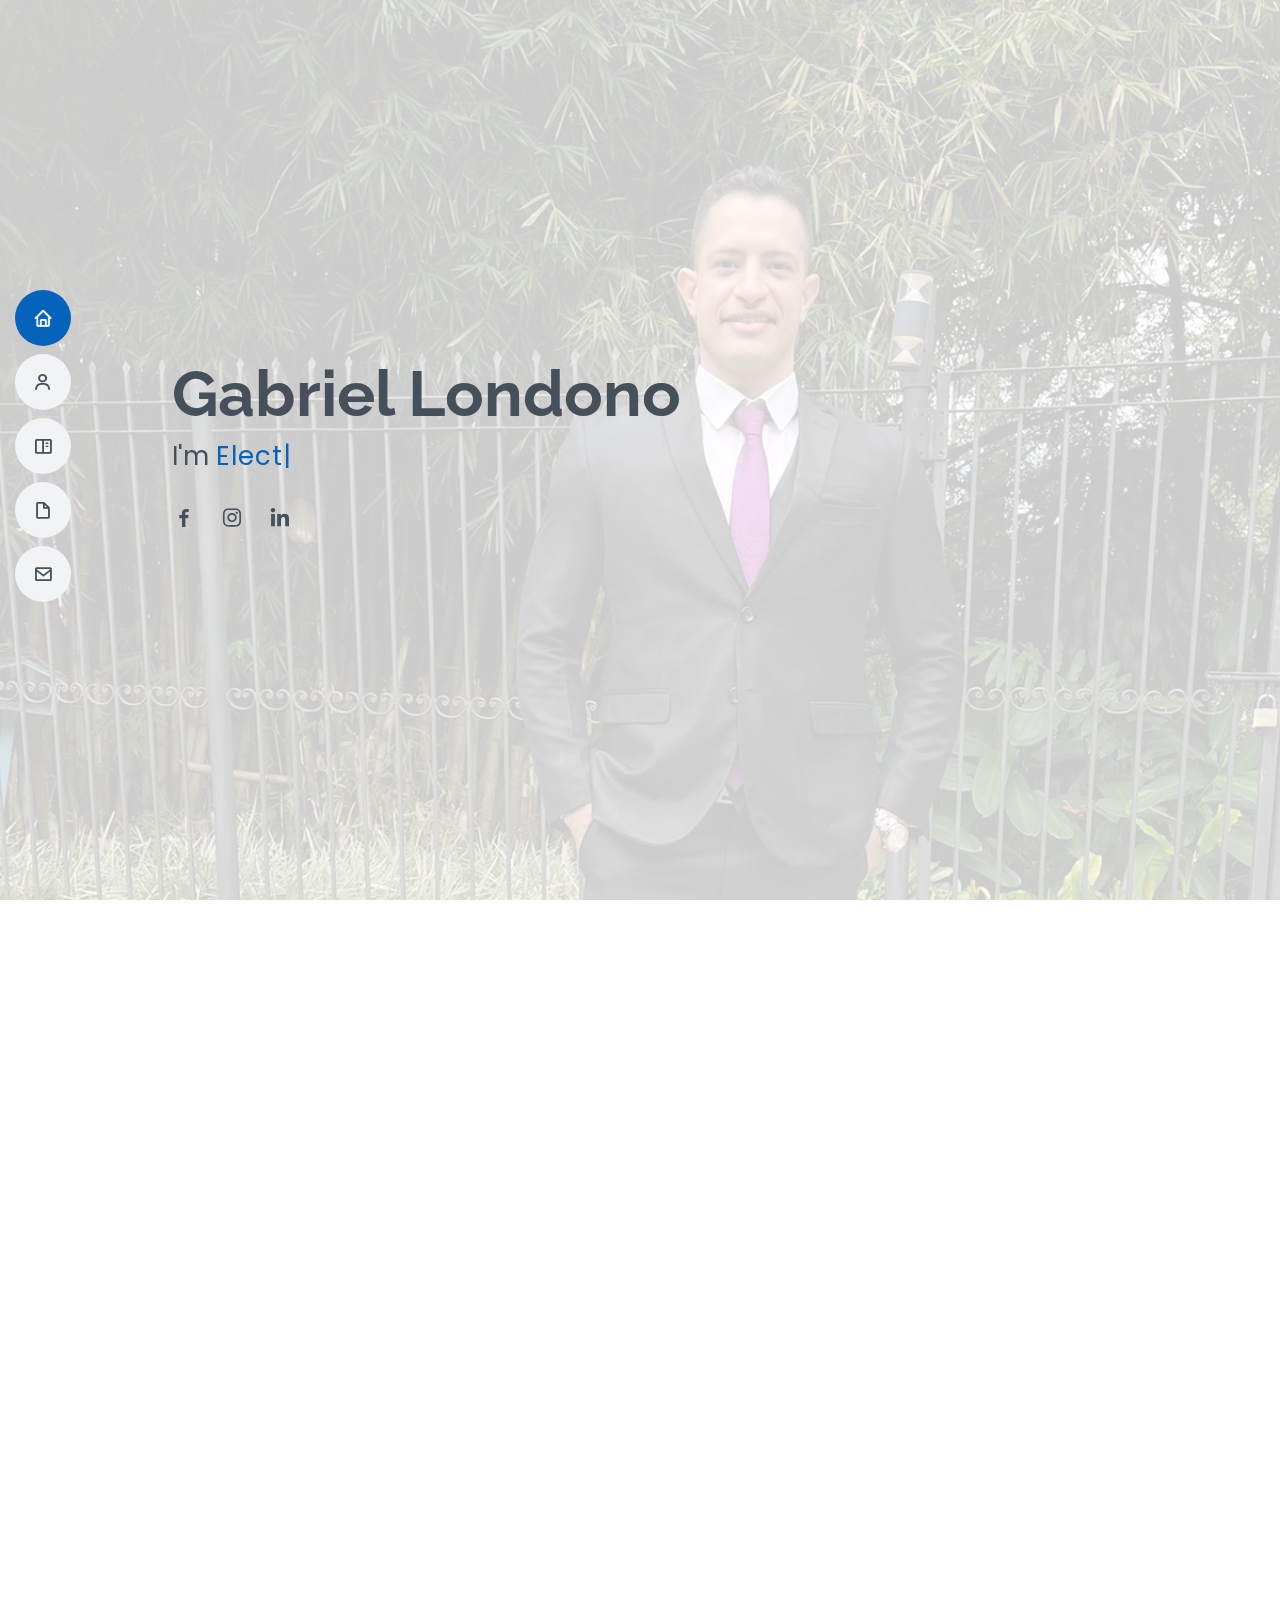
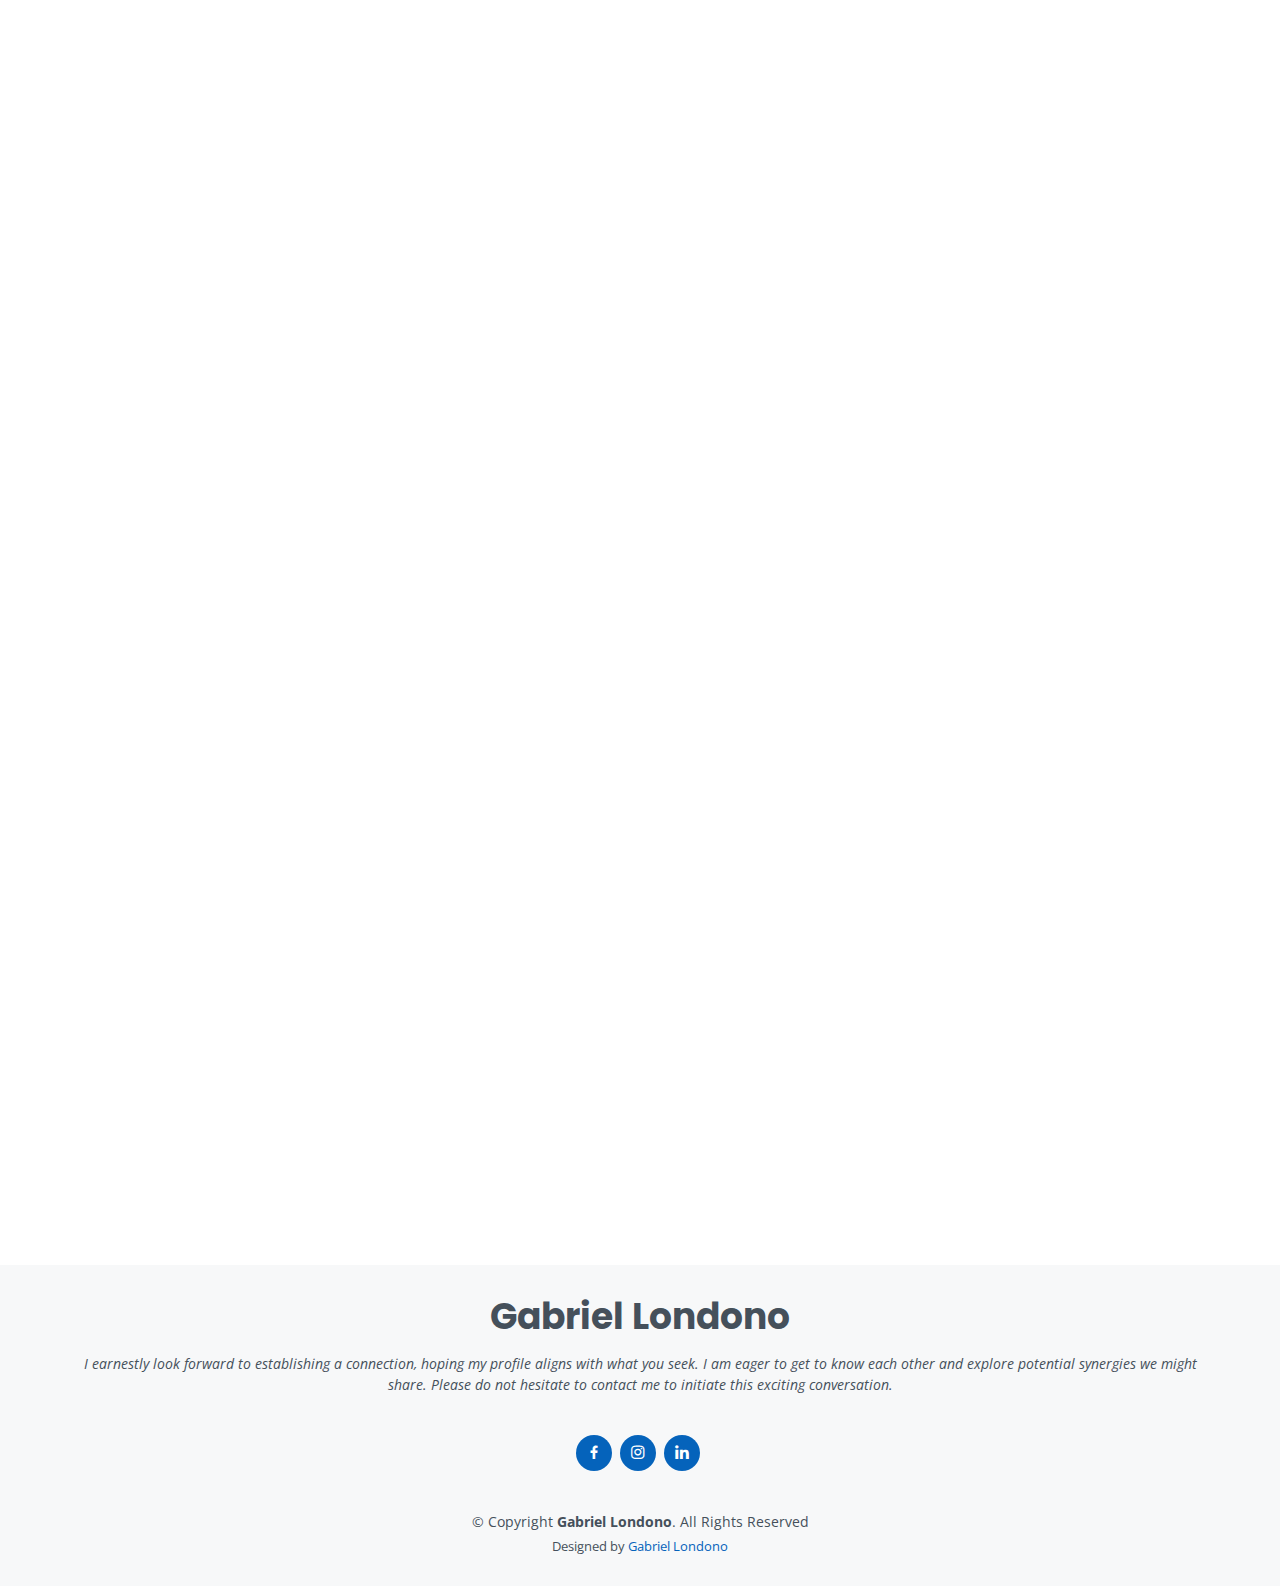
<file: index.html>
<!DOCTYPE html>
<html lang="en">

<head>
  <meta charset="utf-8">
  <meta content="width=device-width, initial-scale=1.0" name="viewport">

  <title>GL's Portfolio - Index</title>
  <meta content="" name="description">
  <meta content="" name="keywords">

  <!-- Favicons -->
  <link href="assets/img/favicon.png" rel="icon">
  <link href="assets/img/apple-touch-icon.png" rel="apple-touch-icon">

  <!-- Google Fonts -->
  <link
    href="https://fonts.googleapis.com/css?family=Open+Sans:300,300i,400,400i,600,600i,700,700i|Raleway:300,300i,400,400i,500,500i,600,600i,700,700i|Poppins:300,300i,400,400i,500,500i,600,600i,700,700i"
    rel="stylesheet">

  <!-- Vendor CSS Files -->
  <link href="assets/vendor/aos/aos.css" rel="stylesheet">
  <link href="assets/vendor/bootstrap/css/bootstrap.min.css" rel="stylesheet">
  <link href="assets/vendor/bootstrap-icons/bootstrap-icons.css" rel="stylesheet">
  <link href="assets/vendor/boxicons/css/boxicons.min.css" rel="stylesheet">
  <link href="assets/vendor/glightbox/css/glightbox.min.css" rel="stylesheet">
  <link href="assets/vendor/swiper/swiper-bundle.min.css" rel="stylesheet">

  <!-- Template Main CSS File -->
  <link href="assets/css/style.css" rel="stylesheet">

  <!-- =======================================================
  * Template Name: MyResume
  * Updated: Jul 27 2023 with Bootstrap v5.3.1
  * Template URL: https://bootstrapmade.com/free-html-bootstrap-template-my-resume/
  * Author: BootstrapMade.com
  * License: https://bootstrapmade.com/license/
  ======================================================== -->
</head>

<body>

  <!-- ======= Mobile nav toggle button ======= -->
  <!-- <button type="button" class="mobile-nav-toggle d-xl-none"><i class="bi bi-list mobile-nav-toggle"></i></button> -->
  <i class="bi bi-list mobile-nav-toggle d-lg-none"></i>
  <!-- ======= Header ======= -->
  <header id="header" class="d-flex flex-column justify-content-center">

    <nav id="navbar" class="navbar nav-menu">
      <ul>
        <li><a href="#hero" class="nav-link scrollto active"><i class="bx bx-home"></i> <span>Home</span></a></li>
        <li><a href="#about" class="nav-link scrollto"><i class="bx bx-user"></i> <span>About</span></a></li>
        <li><a href="#portfolio" class="nav-link scrollto"><i class="bx bx-book-content"></i> <span>Portfolio</span></a>
        </li>
        <li><a href="#resume" class="nav-link scrollto"><i class="bx bx-file-blank"></i> <span>Resume</span></a></li>
        <!-- <li><a href="#services" class="nav-link scrollto"><i class="bx bx-server"></i> <span>Services</span></a></li> -->
        <li><a href="#contact" class="nav-link scrollto"><i class="bx bx-envelope"></i> <span>Contact</span></a></li>
      </ul>
    </nav><!-- .nav-menu -->

  </header><!-- End Header -->

  <!-- ======= Hero Section ======= -->
  <section id="hero" class="d-flex flex-column justify-content-center">
    <div class="container" data-aos="zoom-in" data-aos-delay="100">
      <h1>Gabriel Londono</h1>
      <p>I'm <span class="typed" data-typed-items="Electronic Engineer, Developer, Musician, Inventor, Traveler"></span>
      </p>
      <div class="social-links">
        <a href="https://www.facebook.com/gabriel.londonogonzalez" class="facebook"><i class="bx bxl-facebook"></i></a>
        <a href="https://www.instagram.com/gabolondon/" class="instagram"><i class="bx bxl-instagram"></i></a>
        <a href="https://www.linkedin.com/in/gabriel-londo%C3%B1o-218443107/" class="linkedin"><i
            class="bx bxl-linkedin"></i></a>
      </div>
    </div>
  </section><!-- End Hero -->

  <main id="main">

    <!-- ======= About Section ======= -->
    <section id="about" class="about">
      <div class="container" data-aos="fade-up">

        <div class="section-title">
          <h2>About</h2>
          <p>A seasoned professional with 9+ years of work experience, including 7 years as a proficient technology
            department
            coordinator equipped me with exceptional leadership, assertive communication, and collaborative teamwork
            skills. My
            expertise spans diverse areas, encompassing Programming in PLC, SCADA, HMI, and Arduino, plus 3 years using
            technologies
            like HTML, Javascript, React, React- native, Angular, Tailwind, Bootstrap, Python, Django, Postgres SQL,
            Firebase
            platform tools, Git, Github, Bitbucket Jira, and iOS development, enabling me to contribute significantly to
            your
            company's success. I am dedicated to assisting your organization in achieving its goals and fostering mutual
            growth
            building a brighter future for your company. If you seek a dynamic, results-driven professional committed to
            innovation
            and excellence, I am eager to bring my talents to your team.</p>
        </div>

        <div class="row">
          <div class="col-lg-4">
            <img src="assets/img/fotogabo.jpg" class="img-fluid" alt="">
          </div>
          <div class="col-lg-8 pt-4 pt-lg-0 content">
            <h3>Full Stack Developer &amp; Electronics Engineer</h3>
            <p class="fst-italic">
              Some data about me and. My contact information in case you require more information.
            </p>
            <div class="row">
              <div class="col-lg-6">
                <ul>
                  <li><i class="bi bi-chevron-right"></i> <strong>Birthday:</strong> <span>8 August 1990</span></li>
                  <li><i class="bi bi-chevron-right"></i> <strong>Website:</strong>
                    <span>gabrielportfolio.pages.dev/</span>
                  </li>
                  <li><i class="bi bi-chevron-right"></i> <strong>Phone:</strong> <span>(+57) 3015740352</span></li>
                  <li><i class="bi bi-chevron-right"></i> <strong>City:</strong> <span>Montería Colombia</span></li>
                </ul>
              </div>
              <div class="col-lg-6">
                <ul>
                  <li><i class="bi bi-chevron-right"></i> <strong>Age:</strong> <span>33</span></li>
                  <li><i class="bi bi-chevron-right"></i> <strong>Degree:</strong> <span>Postgraduate Degree</span></li>
                  <li><i class="bi bi-chevron-right"></i> <strong>Email:</strong>
                    <span>ing.gabriel.londono@gmail.com</span>
                  </li>
                  <li><i class="bi bi-chevron-right"></i> <strong>Hiring Status:</strong> <span>Available</span></li>
                </ul>
              </div>
            </div>
            <p>
              As an electronic engineer and developer I hope to be able to contribute to your project with all the
              skills and
              abilities that I have learned in my professional life, I am always willing to take the best ideas forward
              and work
              focused on delivering results rather than on the time worked.
            </p>
          </div>
        </div>

      </div>
    </section><!-- End About Section -->

    <!-- ======= Portfolio Section ======= -->
    <section id="portfolio" class="portfolio section-bg">
      <div class="container" data-aos="fade-up">

        <div class="section-title">
          <h2>Portfolio</h2>
          <p>In this section you can find a sample of my work done previously during my working life, you can open the
            view of each
            one to see what it is about.</p>
        </div>

        <div class="row">
          <div class="col-lg-12 d-flex justify-content-center" data-aos="fade-up" data-aos-delay="100">
            <ul id="portfolio-flters">
              <li data-filter="*" class="filter-active">All</li>
              <li data-filter=".filter-app">Web & apps</li>
              <li data-filter=".filter-card">Electronics</li>
              <li data-filter=".filter-web">Programming</li>
              <li data-filter=".filter-ps">3D Print</li>
            </ul>
          </div>
        </div>

        <div class="row portfolio-container" data-aos="fade-up" data-aos-delay="200">

          <div class="col-lg-4 col-md-6 portfolio-item filter-app">
            <a href="chat_circuloten.html" class="portfolio-details-lightbox" data-glightbox="type: external">
              <div class="portfolio-wrap">
                <img src="assets/img/portfolio/CoverChat.png" class="img-fluid" alt="">
                <div class="portfolio-info">
                  <h4>Chat feature at Circuloten App</h4>
                  <p>Fully functional Chat made with React-Native, Redux, Django, WatermelonDB and WebSockets on
                    Circuloten App</p>
                  <div class="portfolio-links">
                  </div>
                </div>
              </div>
            </a>
          </div>

          <div class="col-lg-4 col-md-6 portfolio-item filter-app">
            <a href="Visiontotal.html" class="portfolio-details-lightbox" data-glightbox="type: external">

              <div class="portfolio-wrap">
                <img src="assets/img/portfolio/vtlogo.png" class="img-fluid" alt="logo visionTotal">
                <div class="portfolio-info">
                  <h4>Vision Total</h4>
                  <p>Telemedicine App and remote interconnection of specialists consultations</p>
                  <div class="portfolio-links">
                  </div>
                </div>
              </div>
            </a>
          </div>
          <div class="col-lg-4 col-md-6 portfolio-item filter-app">
            <a href="pedometer_circuloten.html" class="portfolio-details-lightbox" data-glightbox="type: external">

              <div class="portfolio-wrap">
                <img src="assets/img/portfolio/PedometerCover.png" class="img-fluid" alt="logo visionTotal">
                <div class="portfolio-info">
                  <h4>Pedometer Feature</h4>
                  <p>Full development of Pedometer new feature with Apple HealthKit and GoogleFit</p>
                  <div class="portfolio-links">
                  </div>
                </div>
              </div>
            </a>
          </div>
          <div class="col-lg-4 col-md-6 portfolio-item filter-app">
            <a href="social_wall.html" class="portfolio-details-lightbox" data-glightbox="type: external">

              <div class="portfolio-wrap">
                <img src="assets/img/portfolio/social_cover.png" class="img-fluid" alt="cover CT">
                <div class="portfolio-info">
                  <h4>Social Section</h4>
                  <p>Social wall at Circuloten App build using React-Native, Django, expo-location and TensorFlow</p>
                  <div class="portfolio-links">
                  </div>
                </div>
              </div>
            </a>
          </div>
          <div class="col-lg-4 col-md-6 portfolio-item filter-web filter-card">
            <a href="XYmicroscope.html" class="portfolio-details-lightbox" data-glightbox="type: external">

              <div class="portfolio-wrap">
                <img src="assets/img/portfolio/microscope.png" class="img-fluid" alt="cover CT">
                <div class="portfolio-info">
                  <h4>Control Board for Surgical Microscope Zeiss, with STM32, DC drivers, and Arduino</h4>
                  <p>Circuit board made from STM32 microcontroller and H bridge for DC motors, sensors, and other ELV
                    items, to restore the
                    movement of the lens on surgical microscope through the foot pedal.</p>
                  <div class="portfolio-links">
                  </div>
                </div>
              </div>
            </a>
          </div>
          <div class="col-lg-4 col-md-6 portfolio-item filter-app">
            <a href="video_upload.html" class="portfolio-details-lightbox" data-glightbox="type: external">

              <div class="portfolio-wrap">
                <img src="assets/img/portfolio/upload_videoCT.png" class="img-fluid" alt="cover CT">
                <div class="portfolio-info">
                  <h4>Upload video tips to Circuloten App</h4>
                  <p>Video upload feature to Circuloten App with React-Native, Django, Axios, AWS S3.</p>
                  <div class="portfolio-links">
                  </div>
                </div>
              </div>
            </a>
          </div>

        </div>

      </div>
    </section><!-- End Portfolio Section -->



    <!-- ======= Resume Section ======= -->
    <section id="resume" class="resume">
      <div class="container" data-aos="fade-up">

        <div class="section-title">
          <h2>Resume</h2>
          <p>With over 9 years of professional experience, including 7 years as a technology department manager, I
            possess strong
            leadership, communication, and teamwork skills. I have expertise programming PLC, SCADA, HMI, Arduino, HTML,
            JavaScript, React,
            React-Native, Android, and iOS. I am dedicated to helping your company achieve its goals and fostering
            mutual growth. If
            you are looking for a dynamic and results-driven professional committed to innovation and excellence, I
            would be
            thrilled to join your team. Thank you for considering my application.</p>
        </div>

        <div class="row">
          <div class="col-lg-6">
            <h3 class="resume-title">Sumary</h3>
            <div class="resume-item pb-0">
              <h4>Gabriel Londono</h4>
              <p><em>Innovative and collaborative leader with 9+ years of experience coordinating technology
                  departments. Expertise in programming technologys and automation procedures. Ready to drive your team
                  towards success.</em></p>
              <ul>
                <li>Montería, Colombia</li>
                <li>+57 3015740352</li>
                <li>ing.gabriel.londono@gmail.com</li>
              </ul>
            </div>

            <h3 class="resume-title">Education</h3>
            <div class="resume-item">
              <h4>Diploma degree in Maintenance Managing</h4>
              <h5>2020 - 2021</h5>
              <p><em>Universidad Tecnologica de Bolivar, Cartagena CO</em></p>
              <p>Specialization focused on maintenance and automation technologies for industrial systems,
                quality of processes and production aimed management of resources on maintenance</p>
            </div>
            <div class="resume-item">
              <h4>Award in Industrial Instrumentation &amp; Control</h4>
              <h5>2013</h5>
              <p><em>Universidad Pontificia Bolivariana, Monteria CO</em></p>
              <p>4 Months award in Industrial Instrumentation &amp; Control systems</p>
            </div>
            <div class="resume-item">
              <h4>Bachelor' Degree in Electronics Engineering &amp; Control</h4>
              <h5>2013</h5>
              <p><em>Universidad Pontificia Bolivariana, Monteria CO</em></p>
              <p>Degree on Electronics Engineering focused on automation and control systems</p>
            </div>
            <h3 class="resume-title">Professional Experience</h3>
            <div class="resume-item">
              <h4>Full Stack Application software developer</h4>
              <h5>2023 - Present</h5>
              <p><em>Circuloten, Chile(Remote) </em></p>
              <ul>
                <li>ntegration of Figma designs to React-Native App using Typescript, guided by the project manager’s
                  direction on
                  functionality and UX expected.</li>
                <li>Create views using React Navigation, Redux, ES6, and other tools on the app to handle server
                  information from Axios and
                  RXJS observables.</li>
                <li>Create server-side API endpoints using Docker Compose, Python, and Django REST framework for
                  Front-end requests.</li>
                <li>Create and manage previous and new APIs with Python and Django Rest Framework and deploy with Docker
                  Compose and
                  Bitbucket Pipelines.</li>
                <li>Deliver semanal sprints to Dev-ops throughout Trello tasks manager.</li>
                <li>Testing 2e2 of Android and iOS devices based on Jira's previous tickets.
                </li>
                <li>Implementation of local DB with WatermelonDB for React Native app.</li>
                <li>External Spotify API implementation in React Native plus Django storage.</li>
                <li>Implementation of Camera and Pedometer functions to the App using Expo modules, GoogleFit and Apple
                  HealthKit on iOS and
                  Android.</li>
              </ul>
            </div>
            <h3 class="resume-title">Professional Experience</h3>
            <div class="resume-item">
              <h4>Telemedicine App</h4>
              <h5>2021 - 2022</h5>
              <p><em>Vision Total S.A.S., Colombia</em></p>
              <ul>
                <li>Participation in the design and development of an App for telemedicine and remote consultations for
                  rural areas,
                  using
                  React-Native, Django, MySQL, and React-Native.</li>
                <li>Camera module implementation with React-Native and Expo-camera to the app and UI development for
                  manually
                  setting
                  brightness, zoom, and focus.
                </li>
                <li>Video calls Image optimization for medical imaging by parametrization of settings made by me and
                  able to modify
                  by the
                  user in-app.</li>
                <li>Parametrization of data sent to the server in Django on the forms, plus managing request data using
                  Axios
                  requests,
                  Observables, and Promises.
                </li>

                <li>Normalization and standardization of patient data registered in the app to comply with regulatory
                  standards for
                  the
                  business..</li>
                <li>Install and configure the medical image servers and connect them to the network through the
                  company's HTTP
                  internal
                  protocols and integration with the server for the telemedicine App.</li>
                <li>Modification of styles in the app's views to fit the company's guidelines, as well as adding icons
                  and other
                  visual
                  elements. </li>
              </ul>
            </div>
          </div>
          <div class="col-lg-6">
            <h3 class="resume-title">Professional Experience</h3>
            <div class="resume-item">
              <h4>CMMS software Project</h4>
              <h5>2020 - 2022</h5>
              <p><em>Vision Total S.A.S.</em></p>
              <ul>
                <li>Participation in developing and implementing CMMS software to optimize maintenance tasks and
                  inventory tracking,
                  Angular
                  and Django.</li>
                <li>Creation of forms pages, styling with Tailwind for CMMS projects in Angular and its connection with
                  Django API.
                </li>
                <li>Modify with TailwindCSS the styles of pages delivered by the external developer to fit the company’s
                  branding.
                </li>
                <li>Parametrization of data sent to the server in Django on the forms with RxJs Observables, pipes, and
                  Http
                  Request.</li>
              </ul>
            </div>
            <div class="resume-item">
              <h4>Technology and Maintenance Manager</h4>
              <h5>2015 - 2023</h5>
              <p><em>Vision Total S.A.S., Colombia</em></p>
              <ul>
                <li>Participation in the development and implementation of CMMS software for 12 months to optimize
                  maintenance tasks and
                  inventory tracking, using React, MySQL and Django.</li>
                <li>Participation in development and implementation for 8 months of App for telemedicine and remote
                  consultations for
                  rural areas, using React, Django, MySQL and React-Native.</li>
                <li>Creation of forms for CMMS and telemedicine projects in React and connection with Django API.</li>
                <li>Camera integration with react-native app and manual parameterization of brightness, zoom and focus.
                </li>

                <li>Design, manage, document, and execute maintenance protocol at a medical facility by increasing
                  preventative
                  maintenance
                  work orders by 43% and executing on-time maintenance tasks by 95% on medical equipment.</li>
                <li>Decreased the time between breakdowns of the medical equipment by 35% by training the nurses and
                  doctors on the
                  work
                  orders notification system.</li>
                <li>Comply with all the regulatory documents for public health compliance Norms. </li>
                <li>Coordinate all new technologies related to servers implemented in facilities. </li>
                <li>Problem resolution on OS, network, and usage problems for medical equipment servers.</li>
                <li>Program and execute the database backup company's protocol on all the servers and network nodes.
                </li>
                <li>Implemented an effective maintenance program resulting in an 80% reduction in failures while
                  increasing machine
                  performance by 60%.</li>
                <li>Design and construction of different control board replacements through logic controllers like
                  STM32, Arduino,
                  and
                  Raspberry.</li>
                <li>Conducted comprehensive training sessions
                  and successfully set up image servers to improve staff members' ability to handle medical equipment,
                  resulting in
                  a 30%
                  increase in efficiency.</li>
                <li>Set up servers for medical equipment and
                  connect to the network.</li>
              </ul>
            </div>
            <div class="resume-item">
              <h4>Automation and Electrical protection engineer</h4>
              <h5>2014 - 2015</h5>
              <p><em>EMEC S.A.S. Colombia</em></p>
              <ul>
                <li>Maintain and optimize of SCADA system with Vijeo Citect.</li>
                <li>Maintain and program the phone network and controller.</li>
                <li>Computer and industrial equipment network administrator and maintenance assistant. </li>
                <li>HMI program and installation procedures.</li>
                <li>Relay and contactor test for control cabinets.</li>
                <li>Design and implement optimizations in control panels, including wiring and labeling.</li>
                <li>Wirigin test between control and protection cabinets.</li>
                <li>Plane review and drawing on AutoCAD.</li>
                <li>Maintenance of the main control PLC of each turbine, maintaining a reliability objective of 95%.
                </li>
              </ul>
            </div>
          </div>
        </div>

      </div>
    </section><!-- End Resume Section -->

    <!-- ======= Facts Section ======= -->
    <!-- <section id="facts" class="facts">
      <div class="container" data-aos="fade-up">
    
        <div class="section-title">
          <h2>Facts</h2>
          <p>Magnam dolores commodi suscipit. Necessitatibus eius consequatur ex aliquid fuga eum quidem. Sit sint
            consectetur velit. Quisquam quos quisquam cupiditate. Et nemo qui impedit suscipit alias ea. Quia fugiat sit in
            iste officiis commodi quidem hic quas.</p>
        </div>
    
        <div class="row">
    
          <div class="col-lg-3 col-md-6">
            <div class="count-box">
              <i class="bi bi-emoji-smile"></i>
              <span data-purecounter-start="0" data-purecounter-end="232" data-purecounter-duration="1"
                class="purecounter"></span>
              <p>Happy Clients</p>
            </div>
          </div>
    
          <div class="col-lg-3 col-md-6 mt-5 mt-md-0">
            <div class="count-box">
              <i class="bi bi-journal-richtext"></i>
              <span data-purecounter-start="0" data-purecounter-end="521" data-purecounter-duration="1"
                class="purecounter"></span>
              <p>Projects</p>
            </div>
          </div>
    
          <div class="col-lg-3 col-md-6 mt-5 mt-lg-0">
            <div class="count-box">
              <i class="bi bi-headset"></i>
              <span data-purecounter-start="0" data-purecounter-end="1463" data-purecounter-duration="1"
                class="purecounter"></span>
              <p>Hours Of Support</p>
            </div>
          </div>
    
          <div class="col-lg-3 col-md-6 mt-5 mt-lg-0">
            <div class="count-box">
              <i class="bi bi-award"></i>
              <span data-purecounter-start="0" data-purecounter-end="25" data-purecounter-duration="1"
                class="purecounter"></span>
              <p>Awards</p>
            </div>
          </div>
    
        </div>
    
      </div>
    </section> -->
    <!-- End Facts Section -->

    <!-- ======= Skills Section ======= -->
    <section id="skills" class="skills section-bg">
      <div class="container" data-aos="fade-up">

        <div class="section-title">
          <h2>Skills</h2>
          <p>Magnam dolores commodi suscipit. Necessitatibus eius consequatur ex aliquid fuga eum quidem. Sit sint
            consectetur velit. Quisquam quos quisquam cupiditate. Et nemo qui impedit suscipit alias ea. Quia fugiat sit
            in
            iste officiis commodi quidem hic quas.</p>
        </div>

        <div class="row skills-content">

          <div class="container">
            <div class="row skills-new">
              <!-- Primera fila con 8 elementos -->
              <div class="col-lg-3 col-md-4 col-sm-6 col-12 skill-container">
                <div class="skill-box">
                  <p>HTML, CSS</p>
                </div>
              </div>
              <!-- Repetir los siguientes 7 elementos -->
              <div class="col-lg-3 col-md-4 col-sm-6 col-12 skill-container">
                <div class="skill-box">
                  <p>JavaScript</p>

                </div>
              </div>
              <div class="col-lg-3 col-md-4 col-sm-6 col-12 skill-container">
                <div class="skill-box">
                  <p>Python</p>
                </div>
              </div>
              <div class="col-lg-3 col-md-4 col-sm-6 col-12 skill-container">
                <div class="skill-box">
                  <p>C++</p>
                </div>
              </div>
              <div class="col-lg-3 col-md-4 col-sm-6 col-12 skill-container">
                <div class="skill-box">
                  <p>Typescript</p>
                </div>
              </div>
              <div class="col-lg-3 col-md-4 col-sm-6 col-12 skill-container">
                <div class="skill-box">
                  <p>Docker</p>
                </div>
              </div>
              <div class="col-lg-3 col-md-4 col-sm-6 col-12 skill-container">
                <div class="skill-box">
                  <p>Git</p>
                </div>
              </div>
              <div class="col-lg-3 col-md-4 col-sm-6 col-12 skill-container">
                <div class="skill-box">
                  <p>PLC</p>
                </div>
              </div>
              <div class="col-lg-3 col-md-4 col-sm-6 col-12 skill-container">
                <div class="skill-box">
                  <p>Leadership</p>
                </div>
              </div>
              <div class="col-lg-3 col-md-4 col-sm-6 col-12 skill-container">
                <div class="skill-box">
                  <p>Creativity</p>
                </div>
              </div>
              <div class="col-lg-3 col-md-4 col-sm-6 col-12 skill-container">
                <div class="skill-box">
                  <p>Musician</p>
                </div>
              </div>
              <div class="col-lg-3 col-md-4 col-sm-6 col-12 skill-container">
                <div class="skill-box">
                  <p>Inventor</p>
                </div>
              </div>

            </div>
          </div>

          <!-- <div class="col-lg-6">
    
            <div class="progress">
              <span class="skill">HTML <i class="val">100%</i></span>
              <div class="progress-bar-wrap">
                <div class="progress-bar" role="progressbar" aria-valuenow="100" aria-valuemin="0" aria-valuemax="100">
                </div>
              </div>
            </div>
    
            <div class="progress">
              <span class="skill">CSS <i class="val">90%</i></span>
              <div class="progress-bar-wrap">
                <div class="progress-bar" role="progressbar" aria-valuenow="90" aria-valuemin="0" aria-valuemax="100"></div>
              </div>
            </div>
    
            <div class="progress">
              <span class="skill">JavaScript <i class="val">75%</i></span>
              <div class="progress-bar-wrap">
                <div class="progress-bar" role="progressbar" aria-valuenow="75" aria-valuemin="0" aria-valuemax="100"></div>
              </div>
            </div>
    
          </div> -->

          <!-- <div class="col-lg-6">
    
            <div class="progress">
              <span class="skill">PHP <i class="val">80%</i></span>
              <div class="progress-bar-wrap">
                <div class="progress-bar" role="progressbar" aria-valuenow="80" aria-valuemin="0" aria-valuemax="100"></div>
              </div>
            </div>
    
            <div class="progress">
              <span class="skill">WordPress/CMS <i class="val">90%</i></span>
              <div class="progress-bar-wrap">
                <div class="progress-bar" role="progressbar" aria-valuenow="90" aria-valuemin="0" aria-valuemax="100"></div>
              </div>
            </div>
    
            <div class="progress">
              <span class="skill">Photoshop <i class="val">55%</i></span>
              <div class="progress-bar-wrap">
                <div class="progress-bar" role="progressbar" aria-valuenow="55" aria-valuemin="0" aria-valuemax="100"></div>
              </div>
            </div>
    
          </div> -->

        </div>

      </div>
    </section><!-- End Skills Section -->

    <!-- ======= Services Section ======= -->
    <!-- <section id="services" class="services">
      <div class="container" data-aos="fade-up">

        <div class="section-title">
          <h2>Services</h2>
          <p>Magnam dolores commodi suscipit. Necessitatibus eius consequatur ex aliquid fuga eum quidem. Sit sint consectetur velit. Quisquam quos quisquam cupiditate. Et nemo qui impedit suscipit alias ea. Quia fugiat sit in iste officiis commodi quidem hic quas.</p>
        </div>

        <div class="row">

          <div class="col-lg-4 col-md-6 d-flex align-items-stretch" data-aos="zoom-in" data-aos-delay="100">
            <div class="icon-box iconbox-blue">
              <div class="icon">
                <svg width="100" height="100" viewBox="0 0 600 600" xmlns="http://www.w3.org/2000/svg">
                  <path stroke="none" stroke-width="0" fill="#f5f5f5" d="M300,521.0016835830174C376.1290562159157,517.8887921683347,466.0731472004068,529.7835943286574,510.70327084640275,468.03025145048787C554.3714126377745,407.6079735673963,508.03601936045806,328.9844924480964,491.2728898941984,256.3432110539036C474.5976632858925,184.082847569629,479.9380746630129,96.60480741107993,416.23090153303,58.64404602377083C348.86323505073057,18.502131276798302,261.93793281208167,40.57373210992963,193.5410806939664,78.93577620505333C130.42746243093433,114.334589627462,98.30271207620316,179.96522072025542,76.75703585869454,249.04625023123273C51.97151888228291,328.5150500222984,13.704378332031375,421.85034740162234,66.52175969318436,486.19268352777647C119.04800174914682,550.1803526380478,217.28368757567262,524.383925680826,300,521.0016835830174"></path>
                </svg>
                <i class="bx bxl-dribbble"></i>
              </div>
              <h4><a href="">Lorem Ipsum</a></h4>
              <p>Voluptatum deleniti atque corrupti quos dolores et quas molestias excepturi</p>
            </div>
          </div>

          <div class="col-lg-4 col-md-6 d-flex align-items-stretch mt-4 mt-md-0" data-aos="zoom-in" data-aos-delay="200">
            <div class="icon-box iconbox-orange ">
              <div class="icon">
                <svg width="100" height="100" viewBox="0 0 600 600" xmlns="http://www.w3.org/2000/svg">
                  <path stroke="none" stroke-width="0" fill="#f5f5f5" d="M300,582.0697525312426C382.5290701553225,586.8405444964366,449.9789794690241,525.3245884688669,502.5850820975895,461.55621195738473C556.606425686781,396.0723002908107,615.8543463187945,314.28637112970534,586.6730223649479,234.56875336149918C558.9533121215079,158.8439757836574,454.9685369536778,164.00468322053177,381.49747125262974,130.76875717737553C312.15926192815925,99.40240125094834,248.97055460311594,18.661163978235184,179.8680185752513,50.54337015887873C110.5421016452524,82.52863877960104,119.82277516462835,180.83849132639028,109.12597500060166,256.43424936330496C100.08760227029461,320.3096726198365,92.17705696193138,384.0621239912766,124.79988738764834,439.7174275375508C164.83382741302287,508.01625554203684,220.96474134820875,577.5009287672846,300,582.0697525312426"></path>
                </svg>
                <i class="bx bx-file"></i>
              </div>
              <h4><a href="">Sed Perspiciatis</a></h4>
              <p>Duis aute irure dolor in reprehenderit in voluptate velit esse cillum dolore</p>
            </div>
          </div>

          <div class="col-lg-4 col-md-6 d-flex align-items-stretch mt-4 mt-lg-0" data-aos="zoom-in" data-aos-delay="300">
            <div class="icon-box iconbox-pink">
              <div class="icon">
                <svg width="100" height="100" viewBox="0 0 600 600" xmlns="http://www.w3.org/2000/svg">
                  <path stroke="none" stroke-width="0" fill="#f5f5f5" d="M300,541.5067337569781C382.14930387511276,545.0595476570109,479.8736841581634,548.3450877840088,526.4010558755058,480.5488172755941C571.5218469581645,414.80211281144784,517.5187510058486,332.0715597781072,496.52539010469104,255.14436215662573C477.37192572678356,184.95920475031193,473.57363656557914,105.61284051026155,413.0603344069578,65.22779650032875C343.27470386102294,18.654635553484475,251.2091493199835,5.337323636656869,175.0934190732945,40.62881213300186C97.87086631185822,76.43348514350839,51.98124368387456,156.15599469081315,36.44837278890362,239.84606092416172C21.716077023791087,319.22268207091537,43.775223500013084,401.1760424656574,96.891909868211,461.97329694683043C147.22146801428983,519.5804099606455,223.5754009179313,538.201503339737,300,541.5067337569781"></path>
                </svg>
                <i class="bx bx-tachometer"></i>
              </div>
              <h4><a href="">Magni Dolores</a></h4>
              <p>Excepteur sint occaecat cupidatat non proident, sunt in culpa qui officia</p>
            </div>
          </div>

          <div class="col-lg-4 col-md-6 d-flex align-items-stretch mt-4" data-aos="zoom-in" data-aos-delay="100">
            <div class="icon-box iconbox-yellow">
              <div class="icon">
                <svg width="100" height="100" viewBox="0 0 600 600" xmlns="http://www.w3.org/2000/svg">
                  <path stroke="none" stroke-width="0" fill="#f5f5f5" d="M300,503.46388370962813C374.79870501325706,506.71871716319447,464.8034551963731,527.1746412648533,510.4981551193396,467.86667711651364C555.9287308511215,408.9015244558933,512.6030010748507,327.5744911775523,490.211057578863,256.5855673507754C471.097692560561,195.9906835881958,447.69079081568157,138.11976852964426,395.19560036434837,102.3242989838813C329.3053358748298,57.3949838291264,248.02791733380457,8.279543830951368,175.87071277845988,42.242879143198664C103.41431057327972,76.34704239035025,93.79494320519305,170.9812938413882,81.28167332365135,250.07896920659033C70.17666984294237,320.27484674793965,64.84698225790005,396.69656628748305,111.28512138212992,450.4950937839243C156.20124167950087,502.5303643271138,231.32542653798444,500.4755392045468,300,503.46388370962813"></path>
                </svg>
                <i class="bx bx-layer"></i>
              </div>
              <h4><a href="">Nemo Enim</a></h4>
              <p>At vero eos et accusamus et iusto odio dignissimos ducimus qui blanditiis</p>
            </div>
          </div>

          <div class="col-lg-4 col-md-6 d-flex align-items-stretch mt-4" data-aos="zoom-in" data-aos-delay="200">
            <div class="icon-box iconbox-red">
              <div class="icon">
                <svg width="100" height="100" viewBox="0 0 600 600" xmlns="http://www.w3.org/2000/svg">
                  <path stroke="none" stroke-width="0" fill="#f5f5f5" d="M300,532.3542879108572C369.38199826031484,532.3153073249985,429.10787420159085,491.63046689027357,474.5244479745417,439.17860296908856C522.8885846962883,383.3225815378663,569.1668002868075,314.3205725914397,550.7432151929288,242.7694973846089C532.6665558377875,172.5657663291529,456.2379748765914,142.6223662098291,390.3689995646985,112.34683881706744C326.66090330228417,83.06452184765237,258.84405631176094,53.51806209861945,193.32584062364296,78.48882559362697C121.61183558270385,105.82097193414197,62.805066853699245,167.19869350419734,48.57481801355237,242.6138429142374C34.843463184063346,315.3850353017275,76.69343916112496,383.4422959591041,125.22947124332185,439.3748458443577C170.7312796277747,491.8107796887764,230.57421082200815,532.3932930995766,300,532.3542879108572"></path>
                </svg>
                <i class="bx bx-slideshow"></i>
              </div>
              <h4><a href="">Dele Cardo</a></h4>
              <p>Quis consequatur saepe eligendi voluptatem consequatur dolor consequuntur</p>
            </div>
          </div>

          <div class="col-lg-4 col-md-6 d-flex align-items-stretch mt-4" data-aos="zoom-in" data-aos-delay="300">
            <div class="icon-box iconbox-teal">
              <div class="icon">
                <svg width="100" height="100" viewBox="0 0 600 600" xmlns="http://www.w3.org/2000/svg">
                  <path stroke="none" stroke-width="0" fill="#f5f5f5" d="M300,566.797414625762C385.7384707136149,576.1784315230908,478.7894351017131,552.8928747891023,531.9192734346935,484.94944893311C584.6109503024035,417.5663521118492,582.489472248146,322.67544863468447,553.9536738515405,242.03673114598146C529.1557734026468,171.96086150256528,465.24506316201064,127.66468636344209,395.9583748389544,100.7403814666027C334.2173773831606,76.7482773500951,269.4350130405921,84.62216499799875,207.1952322260088,107.2889140133804C132.92018162631612,134.33871894543012,41.79353780512637,160.00259165414826,22.644507872594943,236.69541883565114C3.319112789854554,314.0945973066697,72.72355303640163,379.243833228382,124.04198916343866,440.3218312028393C172.9286146004772,498.5055451809895,224.45579914871206,558.5317968840102,300,566.797414625762"></path>
                </svg>
                <i class="bx bx-arch"></i>
              </div>
              <h4><a href="">Divera Don</a></h4>
              <p>Modi nostrum vel laborum. Porro fugit error sit minus sapiente sit aspernatur</p>
            </div>
          </div>

        </div>

      </div> 
    </section>-->
    <!-- End Services Section -->

    <!-- ======= Testimonials Section ======= -->
    <!-- <section id="testimonials" class="testimonials section-bg">
      <div class="container" data-aos="fade-up">

        <div class="section-title">
          <h2>Testimonials</h2>
        </div>

        <div class="testimonials-slider swiper" data-aos="fade-up" data-aos-delay="100">
          <div class="swiper-wrapper">

            <div class="swiper-slide">
              <div class="testimonial-item">
                <img src="assets/img/testimonials/testimonials-1.jpg" class="testimonial-img" alt="">
                <h3>Saul Goodman</h3>
                <h4>Ceo &amp; Founder</h4>
                <p>
                  <i class="bx bxs-quote-alt-left quote-icon-left"></i>
                  Proin iaculis purus consequat sem cure digni ssim donec porttitora entum suscipit rhoncus. Accusantium quam, ultricies eget id, aliquam eget nibh et. Maecen aliquam, risus at semper.
                  <i class="bx bxs-quote-alt-right quote-icon-right"></i>
                </p>
              </div>
            </div> 

            <div class="swiper-slide">
              <div class="testimonial-item">
                <img src="assets/img/testimonials/testimonials-2.jpg" class="testimonial-img" alt="">
                <h3>Sara Wilsson</h3>
                <h4>Designer</h4>
                <p>
                  <i class="bx bxs-quote-alt-left quote-icon-left"></i>
                  Export tempor illum tamen malis malis eram quae irure esse labore quem cillum quid cillum eram malis quorum velit fore eram velit sunt aliqua noster fugiat irure amet legam anim culpa.
                  <i class="bx bxs-quote-alt-right quote-icon-right"></i>
                </p>
              </div>
            </div>

            <div class="swiper-slide">
              <div class="testimonial-item">
                <img src="assets/img/testimonials/testimonials-3.jpg" class="testimonial-img" alt="">
                <h3>Jena Karlis</h3>
                <h4>Store Owner</h4>
                <p>
                  <i class="bx bxs-quote-alt-left quote-icon-left"></i>
                  Enim nisi quem export duis labore cillum quae magna enim sint quorum nulla quem veniam duis minim tempor labore quem eram duis noster aute amet eram fore quis sint minim.
                  <i class="bx bxs-quote-alt-right quote-icon-right"></i>
                </p>
              </div>
            </div>

            <div class="swiper-slide">
              <div class="testimonial-item">
                <img src="assets/img/testimonials/testimonials-4.jpg" class="testimonial-img" alt="">
                <h3>Matt Brandon</h3>
                <h4>Freelancer</h4>
                <p>
                  <i class="bx bxs-quote-alt-left quote-icon-left"></i>
                  Fugiat enim eram quae cillum dolore dolor amet nulla culpa multos export minim fugiat minim velit minim dolor enim duis veniam ipsum anim magna sunt elit fore quem dolore labore illum veniam.
                  <i class="bx bxs-quote-alt-right quote-icon-right"></i>
                </p>
              </div>
            </div>

            <div class="swiper-slide">
              <div class="testimonial-item">
                <img src="assets/img/testimonials/testimonials-5.jpg" class="testimonial-img" alt="">
                <h3>John Larson</h3>
                <h4>Entrepreneur</h4>
                <p>
                  <i class="bx bxs-quote-alt-left quote-icon-left"></i>
                  Quis quorum aliqua sint quem legam fore sunt eram irure aliqua veniam tempor noster veniam enim culpa labore duis sunt culpa nulla illum cillum fugiat legam esse veniam culpa fore nisi cillum quid.
                  <i class="bx bxs-quote-alt-right quote-icon-right"></i>
                </p>
              </div>
            </div>

          </div>
          <div class="swiper-pagination"></div>
        </div>

      </div>
    </section>  -->
    <!-- End Testimonials Section -->

    <!-- ======= Contact Section ======= -->
    <section id="contact" class="contact">
      <div class="container" data-aos="fade-up">

        <div class="section-title">
          <h2>Contact</h2>
        </div>

        <!-- <div class="row mt-1"> -->

        <!-- <div class="col-lg-4"> -->
        <div class="info row">
          <div class="address col-lg-4 col-md-6 col-12">
            <i class="bi bi-geo-alt"></i>
            <h4>Location:</h4>
            <p>Montería, Colombia</p>
          </div>

          <div class="email col-lg-4 col-md-6 col-12">
            <i class="bi bi-envelope"></i>
            <h4>Email:</h4>
            <p>ing.gabriel.londono@gmail.com</p>
          </div>

          <div class="phone col-lg-4 col-md-6 col-12">
            <i class="bi bi-phone"></i>
            <h4>Call:</h4>
            <p>(+57) 3015740352</p>
          </div>

        </div>

        <!-- </div> -->
        <!-- 
          <div class="col-lg-8 mt-5 mt-lg-0">

            <form action="forms/contact.php" method="post" role="form" class="php-email-form">
              <div class="row">
                <div class="col-md-6 form-group">
                  <input type="text" name="name" class="form-control" id="name" placeholder="Your Name" required>
                </div>
                <div class="col-md-6 form-group mt-3 mt-md-0">
                  <input type="email" class="form-control" name="email" id="email" placeholder="Your Email" required>
                </div>
              </div>
              <div class="form-group mt-3">
                <input type="text" class="form-control" name="subject" id="subject" placeholder="Subject" required>
              </div>
              <div class="form-group mt-3">
                <textarea class="form-control" name="message" rows="5" placeholder="Message" required></textarea>
              </div>
              <div class="my-3">
                <div class="loading">Loading</div>
                <div class="error-message"></div>
                <div class="sent-message">Your message has been sent. Thank you!</div>
              </div>
              <div class="text-center"><button type="submit">Send Message</button></div>
            </form>

          </div> -->

        <!-- </div> -->

      </div>
    </section><!-- End Contact Section -->

  </main><!-- End #main -->

  <!-- ======= Footer ======= -->
  <footer id="footer">
    <div class="container">
      <h3>Gabriel Londono</h3>
      <p>I earnestly look forward to establishing a connection, hoping my profile aligns with what you seek. I am eager
        to get
        to know each other and explore potential synergies we might share. Please do not hesitate to contact me to
        initiate this
        exciting conversation.</p>
      <div class="social-links">
        <a href="https://www.facebook.com/gabriel.londonogonzalez" class="facebook"><i class="bx bxl-facebook"></i></a>
        <a href="https://www.instagram.com/gabolondon/" class="instagram"><i class="bx bxl-instagram"></i></a>
        <a href="https://www.linkedin.com/in/gabriel-londo%C3%B1o-218443107/" class="linkedin"><i
            class="bx bxl-linkedin"></i></a>
        <!-- <a href="#" class="facebook"><i class="bx bxl-facebook"></i></a>
        <a href="#" class="instagram"><i class="bx bxl-instagram"></i></a>
        <a href="#" class="linkedin"><i class="bx bxl-linkedin"></i></a> -->
      </div>
      <div class="copyright">
        &copy; Copyright <strong><span>Gabriel Londono</span></strong>. All Rights Reserved
      </div>
      <div class="credits">
        <!-- All the links in the footer should remain intact. -->
        <!-- You can delete the links only if you purchased the pro version. -->
        <!-- Licensing information: [license-url] -->
        <!-- Purchase the pro version with working PHP/AJAX contact form: https://bootstrapmade.com/free-html-bootstrap-template-my-resume/ -->
        Designed by <a href="https://gabrielportfolio.pages.dev/">Gabriel Londono</a>
      </div>
    </div>
  </footer><!-- End Footer -->

  <div id="preloader"></div>
  <a href="#" class="back-to-top d-flex align-items-center justify-content-center"><i
      class="bi bi-arrow-up-short"></i></a>

  <!-- Vendor JS Files -->
  <script src="assets/vendor/purecounter/purecounter_vanilla.js"></script>
  <script src="assets/vendor/aos/aos.js"></script>
  <script src="assets/vendor/bootstrap/js/bootstrap.bundle.min.js"></script>
  <script src="assets/vendor/glightbox/js/glightbox.min.js"></script>
  <script src="assets/vendor/isotope-layout/isotope.pkgd.min.js"></script>
  <script src="assets/vendor/swiper/swiper-bundle.min.js"></script>
  <script src="assets/vendor/typed.js/typed.umd.js"></script>
  <script src="assets/vendor/waypoints/noframework.waypoints.js"></script>
  <script src="assets/vendor/php-email-form/validate.js"></script>

  <!-- Template Main JS File -->
  <script src="assets/js/main.js"></script>

</body>

</html>
</file>
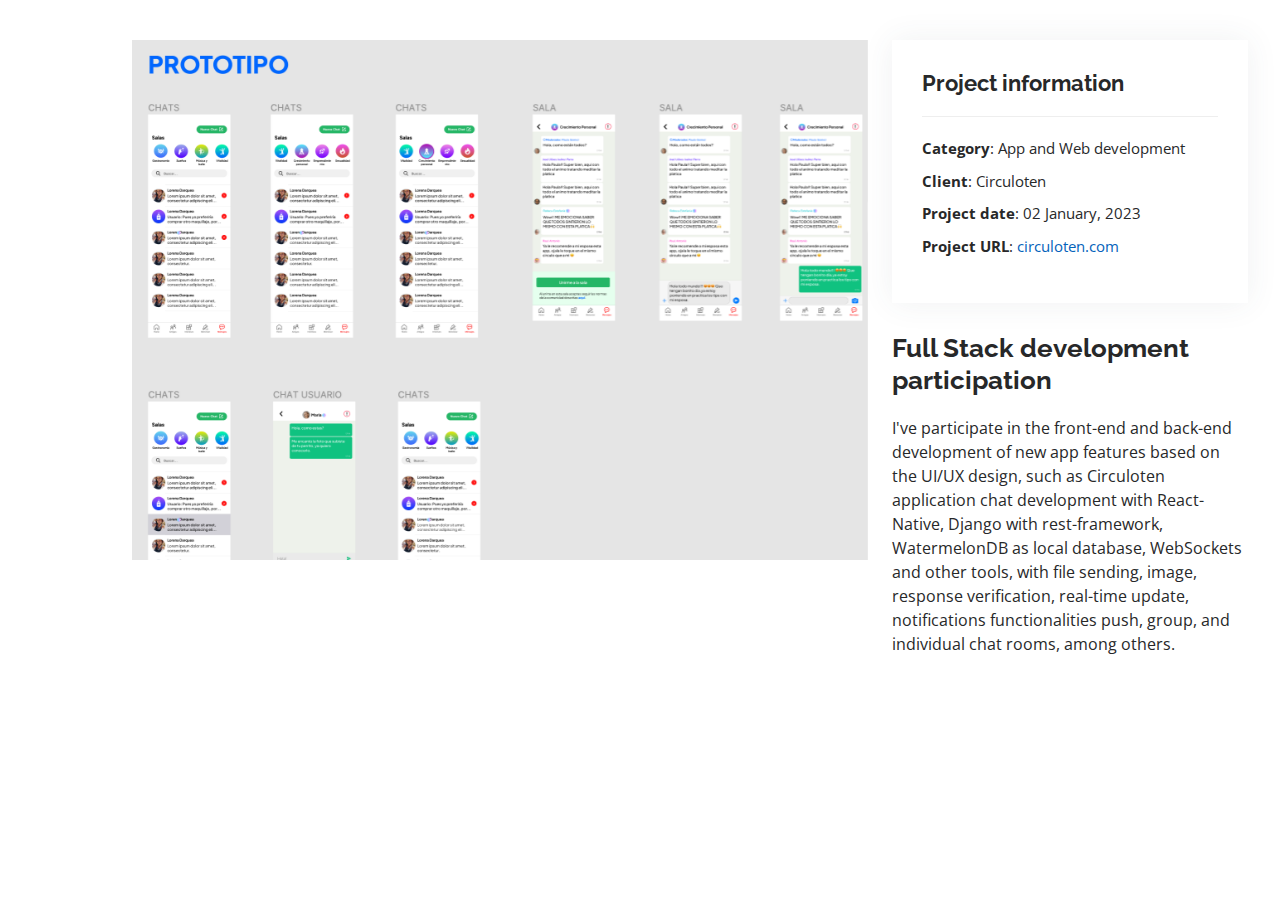
<file: chat_circuloten.html>
<!DOCTYPE html>
<html lang="en">

<head>
  <meta charset="utf-8">
  <meta content="width=device-width, initial-scale=1.0" name="viewport">

  <title>Portfolio Details - Personal Bootstrap Template</title>
  <meta content="" name="description">
  <meta content="" name="keywords">

  <!-- Favicons -->
  <link href="assets/img/favicon.png" rel="icon">
  <link href="assets/img/apple-touch-icon.png" rel="apple-touch-icon">

  <!-- Google Fonts -->
  <link href="https://fonts.googleapis.com/css?family=Open+Sans:300,300i,400,400i,600,600i,700,700i|Raleway:300,300i,400,400i,500,500i,600,600i,700,700i|Poppins:300,300i,400,400i,500,500i,600,600i,700,700i" rel="stylesheet">

  <!-- Vendor CSS Files -->
  <link href="assets/vendor/aos/aos.css" rel="stylesheet">
  <link href="assets/vendor/bootstrap/css/bootstrap.min.css" rel="stylesheet">
  <link href="assets/vendor/bootstrap-icons/bootstrap-icons.css" rel="stylesheet">
  <link href="assets/vendor/boxicons/css/boxicons.min.css" rel="stylesheet">
  <link href="assets/vendor/glightbox/css/glightbox.min.css" rel="stylesheet">
  <link href="assets/vendor/swiper/swiper-bundle.min.css" rel="stylesheet">

  <!-- Template Main CSS File -->
  <link href="assets/css/style.css" rel="stylesheet">

  <!-- =======================================================
  * Template Name: MyResume
  * Updated: Jul 27 2023 with Bootstrap v5.3.1
  * Template URL: https://bootstrapmade.com/free-html-bootstrap-template-my-resume/
  * Author: BootstrapMade.com
  * License: https://bootstrapmade.com/license/
  ======================================================== -->
</head>

<body>

  <main id="main">

    <!-- ======= Portfolio Details Section ======= -->
    <section id="portfolio-details" class="portfolio-details">
      <div class="container">

        <div class="row gy-4">

          <div class="col-lg-8">
            <div class="portfolio-details-slider swiper">
              <div class="swiper-wrapper align-items-center">

                <div class="swiper-slide">
                  <img src="assets/img/portfolio/ChatFigma.png" alt="">
                </div>

                <div class="swiper-slide">
                  <iframe width="100%" height="500" src="https://www.youtube.com/embed/DcI7TxUNen4"
                    loading="lazy"
                    title="Working Chat made with React-Native, Redux, Django, WatermelonDB and WebSockets on Circuloten App"
                    frameborder="0"
                    allow="accelerometer; autoplay; clipboard-write; encrypted-media; gyroscope; picture-in-picture; web-share"
                    allowfullscreen></iframe>
                </div>

              </div>
              <div class="swiper-pagination"></div>
            </div>
          </div>

          <div class="col-lg-4">
            <div class="portfolio-info">
              <h3>Project information</h3>
              <ul>
                <li><strong>Category</strong>: App and Web development</li>
                <li><strong>Client</strong>: Circuloten</li>
                <li><strong>Project date</strong>: 02 January, 2023</li>
                <li><strong>Project URL</strong>: <a href="https://circuloten.com/" rel="external" target="_blank">circuloten.com</a></li>
              </ul>
            </div>
            <div class="portfolio-description">
              <h2>Full Stack development participation
              </h2>
              <p>
                I've participate in the front-end and back-end development of new app features based on the UI/UX design, such as Circuloten application chat development with React-Native, Django with rest-framework, WatermelonDB as local database,
                WebSockets and other tools, with file sending, image, response verification, real-time update, notifications
                functionalities push, group, and individual chat rooms, among others.
              </p>
            </div>
          </div>

        </div>

      </div>
    </section><!-- End Portfolio Details Section -->

  </main><!-- End #main -->

  <div id="preloader"></div>
  <a href="#" class="back-to-top d-flex align-items-center justify-content-center"><i class="bi bi-arrow-up-short"></i></a>

  <!-- Vendor JS Files -->
  <script src="assets/vendor/purecounter/purecounter_vanilla.js"></script>
  <script src="assets/vendor/aos/aos.js"></script>
  <script src="assets/vendor/bootstrap/js/bootstrap.bundle.min.js"></script>
  <script src="assets/vendor/glightbox/js/glightbox.min.js"></script>
  <script src="assets/vendor/isotope-layout/isotope.pkgd.min.js"></script>
  <script src="assets/vendor/swiper/swiper-bundle.min.js"></script>
  <script src="assets/vendor/typed.js/typed.umd.js"></script>
  <script src="assets/vendor/waypoints/noframework.waypoints.js"></script>
  <script src="assets/vendor/php-email-form/validate.js"></script>

  <!-- Template Main JS File -->
  <script src="assets/js/main.js"></script>

</body>

</html>
</file>
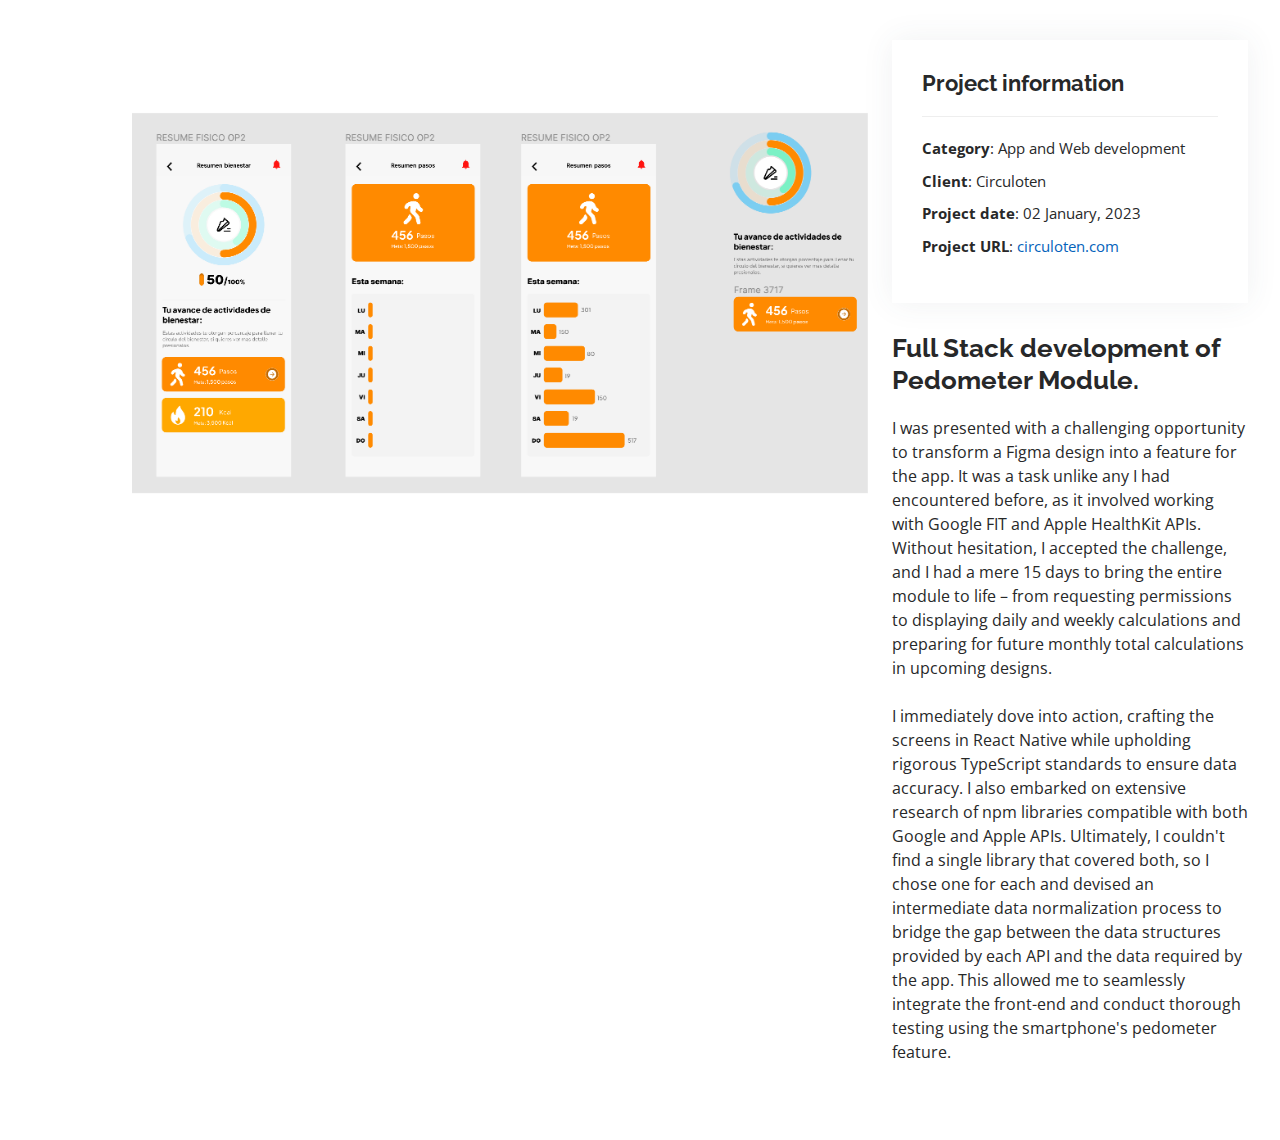
<file: pedometer_circuloten.html>
<!DOCTYPE html>
<html lang="en">

<head>
  <meta charset="utf-8">
  <meta content="width=device-width, initial-scale=1.0" name="viewport">

  <title>Portfolio Details</title>
  <meta content="" name="description">
  <meta content="" name="keywords">

  <!-- Favicons -->
  <link href="assets/img/favicon.png" rel="icon">
  <link href="assets/img/apple-touch-icon.png" rel="apple-touch-icon">

  <!-- Google Fonts -->
  <link href="https://fonts.googleapis.com/css?family=Open+Sans:300,300i,400,400i,600,600i,700,700i|Raleway:300,300i,400,400i,500,500i,600,600i,700,700i|Poppins:300,300i,400,400i,500,500i,600,600i,700,700i" rel="stylesheet">

  <!-- Vendor CSS Files -->
  <link href="assets/vendor/aos/aos.css" rel="stylesheet">
  <link href="assets/vendor/bootstrap/css/bootstrap.min.css" rel="stylesheet">
  <link href="assets/vendor/bootstrap-icons/bootstrap-icons.css" rel="stylesheet">
  <link href="assets/vendor/boxicons/css/boxicons.min.css" rel="stylesheet">
  <link href="assets/vendor/glightbox/css/glightbox.min.css" rel="stylesheet">
  <link href="assets/vendor/swiper/swiper-bundle.min.css" rel="stylesheet">

  <!-- Template Main CSS File -->
  <link href="assets/css/style.css" rel="stylesheet">

</head>

<body>

  <main id="main">

    <!-- ======= Portfolio Details Section ======= -->
    <section id="portfolio-details" class="portfolio-details">
      <div class="container">

        <div class="row gy-4">

          <div class="col-lg-8">
            <div class="portfolio-details-slider swiper">
              <div class="swiper-wrapper align-items-center">

                <div class="swiper-slide">
                  <img src="assets/img/portfolio/PedometerCT.png" alt="">
                </div>

                <div class="swiper-slide">
                  <iframe width="100%" height="520" src="https://www.youtube.com/embed/sByCN1yTl3s"
                    loading="lazy"
                    title="Pedometer Section at Circulote App, made with React-Native, Apple HealthKit, GoogleFit" frameborder="0"
                    allow="accelerometer; autoplay; clipboard-write; encrypted-media; gyroscope; picture-in-picture; web-share"
                    allowfullscreen></iframe>
                </div>

              </div>
              <div class="swiper-pagination"></div>
            </div>
          </div>

          <div class="col-lg-4">
            <div class="portfolio-info">
              <h3>Project information</h3>
              <ul>
                <li><strong>Category</strong>: App and Web development</li>
                <li><strong>Client</strong>: Circuloten</li>
                <li><strong>Project date</strong>: 02 January, 2023</li>
                <li><strong>Project URL</strong>: <a href="https://circuloten.com/" rel="external" target="_blank">circuloten.com</a></li>
              </ul>
            </div>
            <div class="portfolio-description">
              <h2>Full Stack development of Pedometer Module.
              </h2>
              <p>
                I was presented with a challenging opportunity to transform a Figma design into a feature for the app. It was a task
                unlike any I had encountered before, as it involved working with Google FIT and Apple HealthKit APIs. Without
                hesitation, I accepted the challenge, and I had a mere 15 days to bring the entire module to life – from requesting
                permissions to displaying daily and weekly calculations and preparing for future monthly total calculations in upcoming
                designs. <br/>
                <br/>
                I immediately dove into action, crafting the screens in React Native while upholding rigorous TypeScript standards to
                ensure data accuracy. I also embarked on extensive research of npm libraries compatible with both Google and Apple APIs.
                Ultimately, I couldn't find a single library that covered both, so I chose one for each and devised an intermediate data
                normalization process to bridge the gap between the data structures provided by each API and the data required by the
                app. This allowed me to seamlessly integrate the front-end and conduct thorough testing using the smartphone's pedometer
                feature.
              </p>
            </div>
          </div>

        </div>

      </div>
    </section><!-- End Portfolio Details Section -->

  </main><!-- End #main -->

  <div id="preloader"></div>
  <a href="#" class="back-to-top d-flex align-items-center justify-content-center"><i class="bi bi-arrow-up-short"></i></a>

  <!-- Vendor JS Files -->
  <script src="assets/vendor/purecounter/purecounter_vanilla.js"></script>
  <script src="assets/vendor/aos/aos.js"></script>
  <script src="assets/vendor/bootstrap/js/bootstrap.bundle.min.js"></script>
  <script src="assets/vendor/glightbox/js/glightbox.min.js"></script>
  <script src="assets/vendor/isotope-layout/isotope.pkgd.min.js"></script>
  <script src="assets/vendor/swiper/swiper-bundle.min.js"></script>
  <script src="assets/vendor/typed.js/typed.umd.js"></script>
  <script src="assets/vendor/waypoints/noframework.waypoints.js"></script>
  <script src="assets/vendor/php-email-form/validate.js"></script>

  <!-- Template Main JS File -->
  <script src="assets/js/main.js"></script>

</body>

</html>
</file>
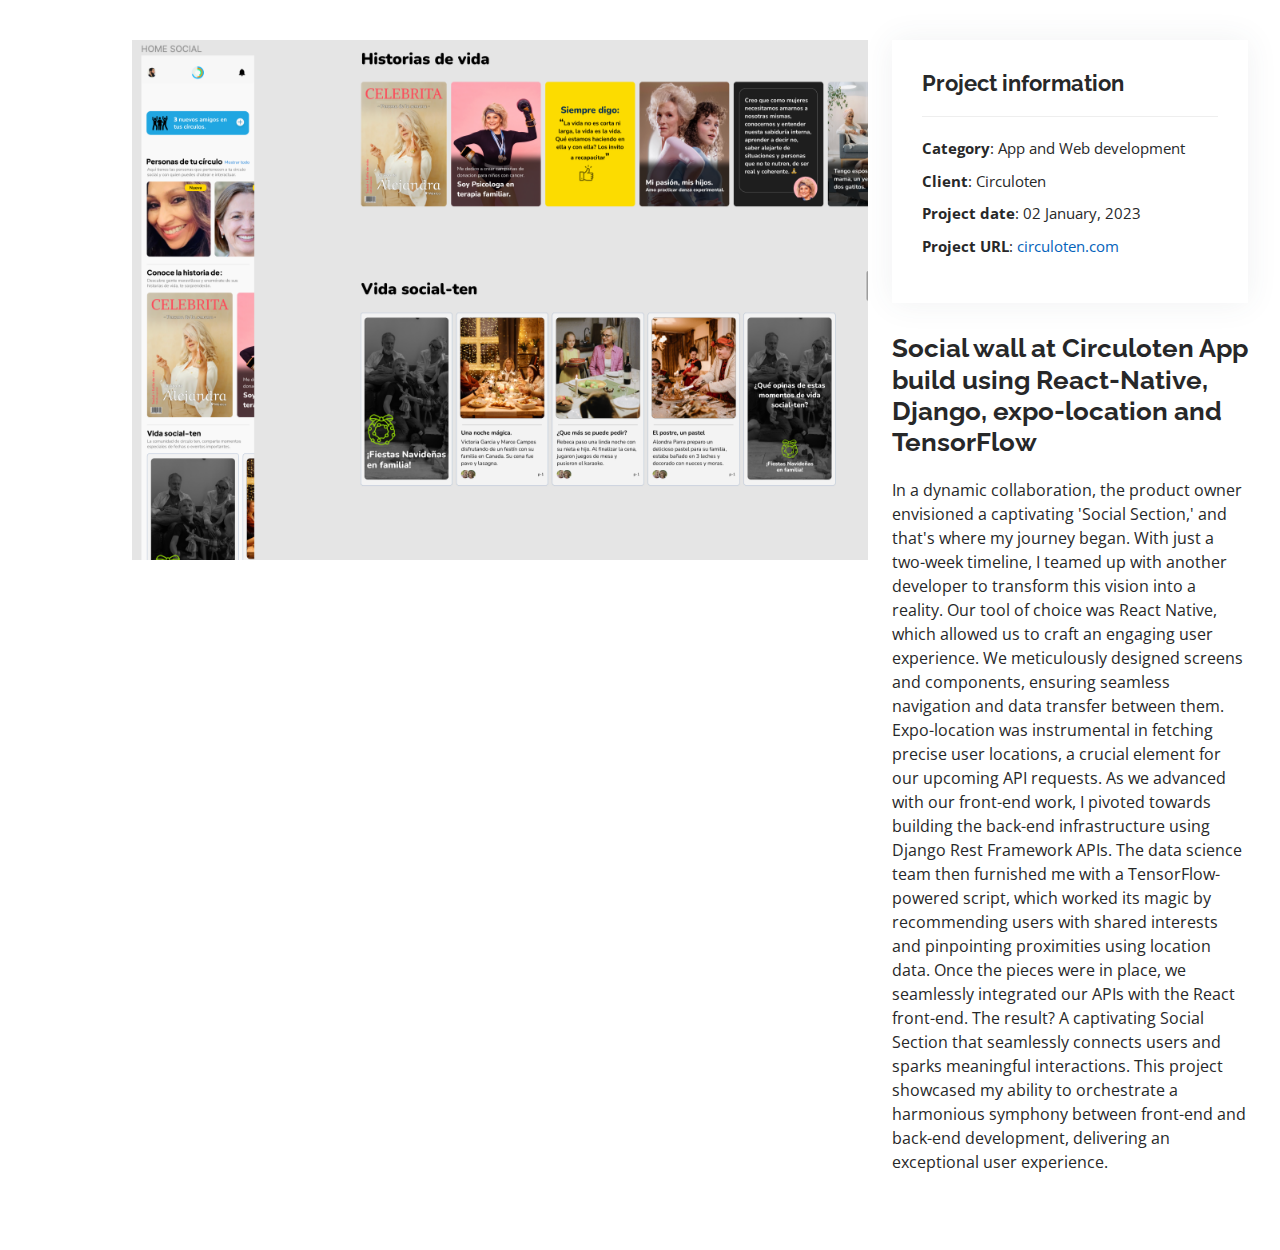
<file: social_wall.html>
<!DOCTYPE html>
<html lang="en">

<head>
  <meta charset="utf-8">
  <meta content="width=device-width, initial-scale=1.0" name="viewport">

  <title>Portfolio Details</title>
  <meta content="" name="description">
  <meta content="" name="keywords">

  <!-- Favicons -->
  <link href="assets/img/favicon.png" rel="icon">
  <link href="assets/img/apple-touch-icon.png" rel="apple-touch-icon">

  <!-- Google Fonts -->
  <link href="https://fonts.googleapis.com/css?family=Open+Sans:300,300i,400,400i,600,600i,700,700i|Raleway:300,300i,400,400i,500,500i,600,600i,700,700i|Poppins:300,300i,400,400i,500,500i,600,600i,700,700i" rel="stylesheet">

  <!-- Vendor CSS Files -->
  <link href="assets/vendor/aos/aos.css" rel="stylesheet">
  <link href="assets/vendor/bootstrap/css/bootstrap.min.css" rel="stylesheet">
  <link href="assets/vendor/bootstrap-icons/bootstrap-icons.css" rel="stylesheet">
  <link href="assets/vendor/boxicons/css/boxicons.min.css" rel="stylesheet">
  <link href="assets/vendor/glightbox/css/glightbox.min.css" rel="stylesheet">
  <link href="assets/vendor/swiper/swiper-bundle.min.css" rel="stylesheet">

  <!-- Template Main CSS File -->
  <link href="assets/css/style.css" rel="stylesheet">

</head>

<body>

  <main id="main">

    <!-- ======= Portfolio Details Section ======= -->
    <section id="portfolio-details" class="portfolio-details">
      <div class="container">

        <div class="row gy-4">

          <div class="col-lg-8">
            <div class="portfolio-details-slider swiper">
              <div class="swiper-wrapper align-items-center">

                <div class="swiper-slide">
                  <img src="assets/img/portfolio/socialWall.png" alt="">
                </div>

                <div class="swiper-slide">
                  <iframe width="100%" height="520" src="https://www.youtube.com/embed/RPbcF3_6Oqw"
                    loading="lazy"
                    title="Social wall at Circuloten App build using React-Native, Django, expo-location and TensorFlow" frameborder="0"
                    allow="accelerometer; autoplay; clipboard-write; encrypted-media; gyroscope; picture-in-picture; web-share"
                    allowfullscreen></iframe>
                </div>

              </div>
              <div class="swiper-pagination"></div>
            </div>
          </div>

          <div class="col-lg-4">
            <div class="portfolio-info">
              <h3>Project information</h3>
              <ul>
                <li><strong>Category</strong>: App and Web development</li>
                <li><strong>Client</strong>: Circuloten</li>
                <li><strong>Project date</strong>: 02 January, 2023</li>
                <li><strong>Project URL</strong>: <a href="https://circuloten.com/" rel="external" target="_blank">circuloten.com</a></li>
              </ul>
            </div>
            <div class="portfolio-description">
              <h2>Social wall at Circuloten App build using React-Native, Django, expo-location and TensorFlow
              </h2>
              <p>
                In a dynamic collaboration, the product owner envisioned a captivating 'Social Section,' and that's where my journey
                began. With just a two-week timeline, I teamed up with another developer to transform this vision into a reality.
                
                Our tool of choice was React Native, which allowed us to craft an engaging user experience. We meticulously designed
                screens and components, ensuring seamless navigation and data transfer between them. Expo-location was instrumental in
                fetching precise user locations, a crucial element for our upcoming API requests.
                
                As we advanced with our front-end work, I pivoted towards building the back-end infrastructure using Django Rest
                Framework APIs. The data science team then furnished me with a TensorFlow-powered script, which worked its magic by
                recommending users with shared interests and pinpointing proximities using location data.
                
                Once the pieces were in place, we seamlessly integrated our APIs with the React front-end. The result? A captivating
                Social Section that seamlessly connects users and sparks meaningful interactions. This project showcased my ability to
                orchestrate a harmonious symphony between front-end and back-end development, delivering an exceptional user experience.
              </p>
            </div>
          </div>

        </div>

      </div>
    </section><!-- End Portfolio Details Section -->

  </main><!-- End #main -->

  <div id="preloader"></div>
  <a href="#" class="back-to-top d-flex align-items-center justify-content-center"><i class="bi bi-arrow-up-short"></i></a>

  <!-- Vendor JS Files -->
  <script src="assets/vendor/purecounter/purecounter_vanilla.js"></script>
  <script src="assets/vendor/aos/aos.js"></script>
  <script src="assets/vendor/bootstrap/js/bootstrap.bundle.min.js"></script>
  <script src="assets/vendor/glightbox/js/glightbox.min.js"></script>
  <script src="assets/vendor/isotope-layout/isotope.pkgd.min.js"></script>
  <script src="assets/vendor/swiper/swiper-bundle.min.js"></script>
  <script src="assets/vendor/typed.js/typed.umd.js"></script>
  <script src="assets/vendor/waypoints/noframework.waypoints.js"></script>
  <script src="assets/vendor/php-email-form/validate.js"></script>

  <!-- Template Main JS File -->
  <script src="assets/js/main.js"></script>

</body>

</html>
</file>
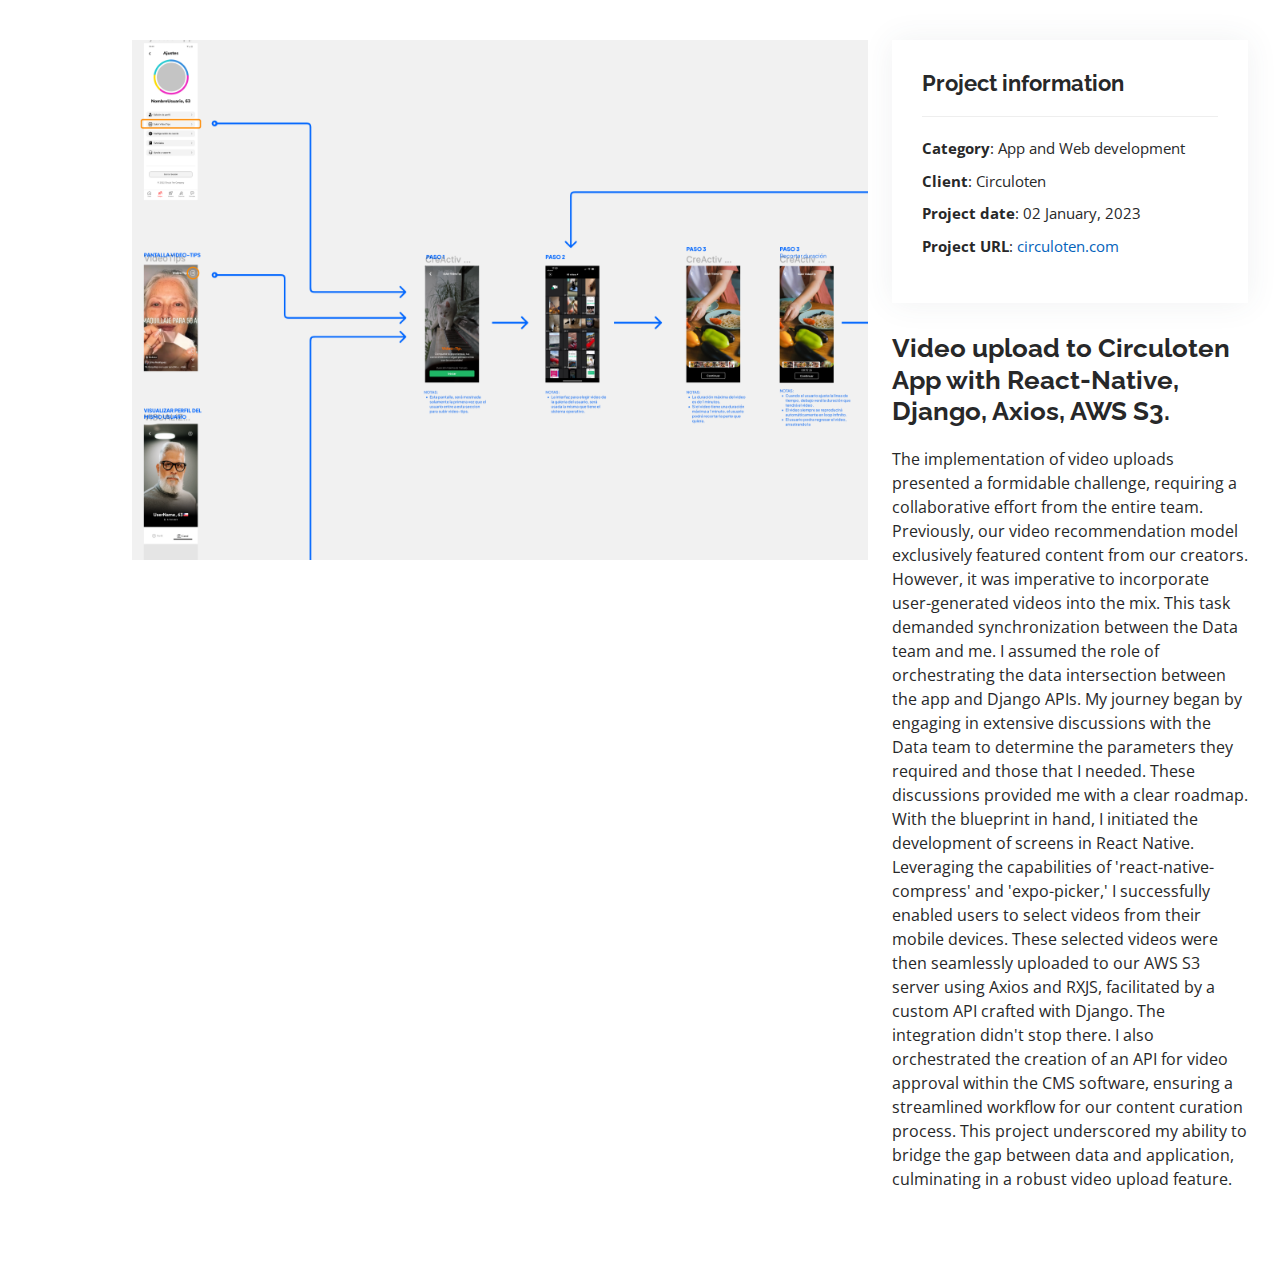
<file: video_upload.html>
<!DOCTYPE html>
<html lang="en">

<head>
  <meta charset="utf-8">
  <meta content="width=device-width, initial-scale=1.0" name="viewport">

  <title>Portfolio Details</title>
  <meta content="" name="description">
  <meta content="" name="keywords">

  <!-- Favicons -->
  <link href="assets/img/favicon.png" rel="icon">
  <link href="assets/img/apple-touch-icon.png" rel="apple-touch-icon">

  <!-- Google Fonts -->
  <link href="https://fonts.googleapis.com/css?family=Open+Sans:300,300i,400,400i,600,600i,700,700i|Raleway:300,300i,400,400i,500,500i,600,600i,700,700i|Poppins:300,300i,400,400i,500,500i,600,600i,700,700i" rel="stylesheet">

  <!-- Vendor CSS Files -->
  <link href="assets/vendor/aos/aos.css" rel="stylesheet">
  <link href="assets/vendor/bootstrap/css/bootstrap.min.css" rel="stylesheet">
  <link href="assets/vendor/bootstrap-icons/bootstrap-icons.css" rel="stylesheet">
  <link href="assets/vendor/boxicons/css/boxicons.min.css" rel="stylesheet">
  <link href="assets/vendor/glightbox/css/glightbox.min.css" rel="stylesheet">
  <link href="assets/vendor/swiper/swiper-bundle.min.css" rel="stylesheet">

  <!-- Template Main CSS File -->
  <link href="assets/css/style.css" rel="stylesheet">

</head>

<body>

  <main id="main">

    <!-- ======= Portfolio Details Section ======= -->
    <section id="portfolio-details" class="portfolio-details">
      <div class="container">

        <div class="row gy-4">

          <div class="col-lg-8">
            <div class="portfolio-details-slider swiper">
              <div class="swiper-wrapper align-items-center">

                <div class="swiper-slide">
                  <img src="assets/img/portfolio/upload_videotip.png" alt="">
                </div>

                <div class="swiper-slide">
                  <iframe width="100%" height="520" src="https://www.youtube.com/embed/SMAS9fQmuPQ"
                    loading="lazy"
                    title="Video upload to Circuloten App with React-Native, Django, Axios, AWS S3." frameborder="0"
                    allow="accelerometer; autoplay; clipboard-write; encrypted-media; gyroscope; picture-in-picture; web-share"
                    allowfullscreen></iframe>
                </div>

              </div>
              <div class="swiper-pagination"></div>
            </div>
          </div>

          <div class="col-lg-4">
            <div class="portfolio-info">
              <h3>Project information</h3>
              <ul>
                <li><strong>Category</strong>: App and Web development</li>
                <li><strong>Client</strong>: Circuloten</li>
                <li><strong>Project date</strong>: 02 January, 2023</li>
                <li><strong>Project URL</strong>: <a href="https://circuloten.com/" rel="external" target="_blank">circuloten.com</a></li>
              </ul>
            </div>
            <div class="portfolio-description">
              <h2>Video upload to Circuloten App with React-Native, Django, Axios, AWS S3.
              </h2>
              <p>
                The implementation of video uploads presented a formidable challenge, requiring a collaborative effort from the entire
                team. Previously, our video recommendation model exclusively featured content from our creators. However, it was
                imperative to incorporate user-generated videos into the mix. This task demanded synchronization between the Data team
                and me.
                
                I assumed the role of orchestrating the data intersection between the app and Django APIs. My journey began by engaging
                in extensive discussions with the Data team to determine the parameters they required and those that I needed. These
                discussions provided me with a clear roadmap.
                
                With the blueprint in hand, I initiated the development of screens in React Native. Leveraging the capabilities of
                'react-native-compress' and 'expo-picker,' I successfully enabled users to select videos from their mobile devices.
                These selected videos were then seamlessly uploaded to our AWS S3 server using Axios and RXJS, facilitated by a custom
                API crafted with Django.
                
                The integration didn't stop there. I also orchestrated the creation of an API for video approval within the CMS
                software, ensuring a streamlined workflow for our content curation process. This project underscored my ability to
                bridge the gap between data and application, culminating in a robust video upload feature.
              </p>
            </div>
          </div>

        </div>

      </div>
    </section><!-- End Portfolio Details Section -->

  </main><!-- End #main -->

  <div id="preloader"></div>
  <a href="#" class="back-to-top d-flex align-items-center justify-content-center"><i class="bi bi-arrow-up-short"></i></a>

  <!-- Vendor JS Files -->
  <script src="assets/vendor/purecounter/purecounter_vanilla.js"></script>
  <script src="assets/vendor/aos/aos.js"></script>
  <script src="assets/vendor/bootstrap/js/bootstrap.bundle.min.js"></script>
  <script src="assets/vendor/glightbox/js/glightbox.min.js"></script>
  <script src="assets/vendor/isotope-layout/isotope.pkgd.min.js"></script>
  <script src="assets/vendor/swiper/swiper-bundle.min.js"></script>
  <script src="assets/vendor/typed.js/typed.umd.js"></script>
  <script src="assets/vendor/waypoints/noframework.waypoints.js"></script>
  <script src="assets/vendor/php-email-form/validate.js"></script>

  <!-- Template Main JS File -->
  <script src="assets/js/main.js"></script>

</body>

</html>
</file>
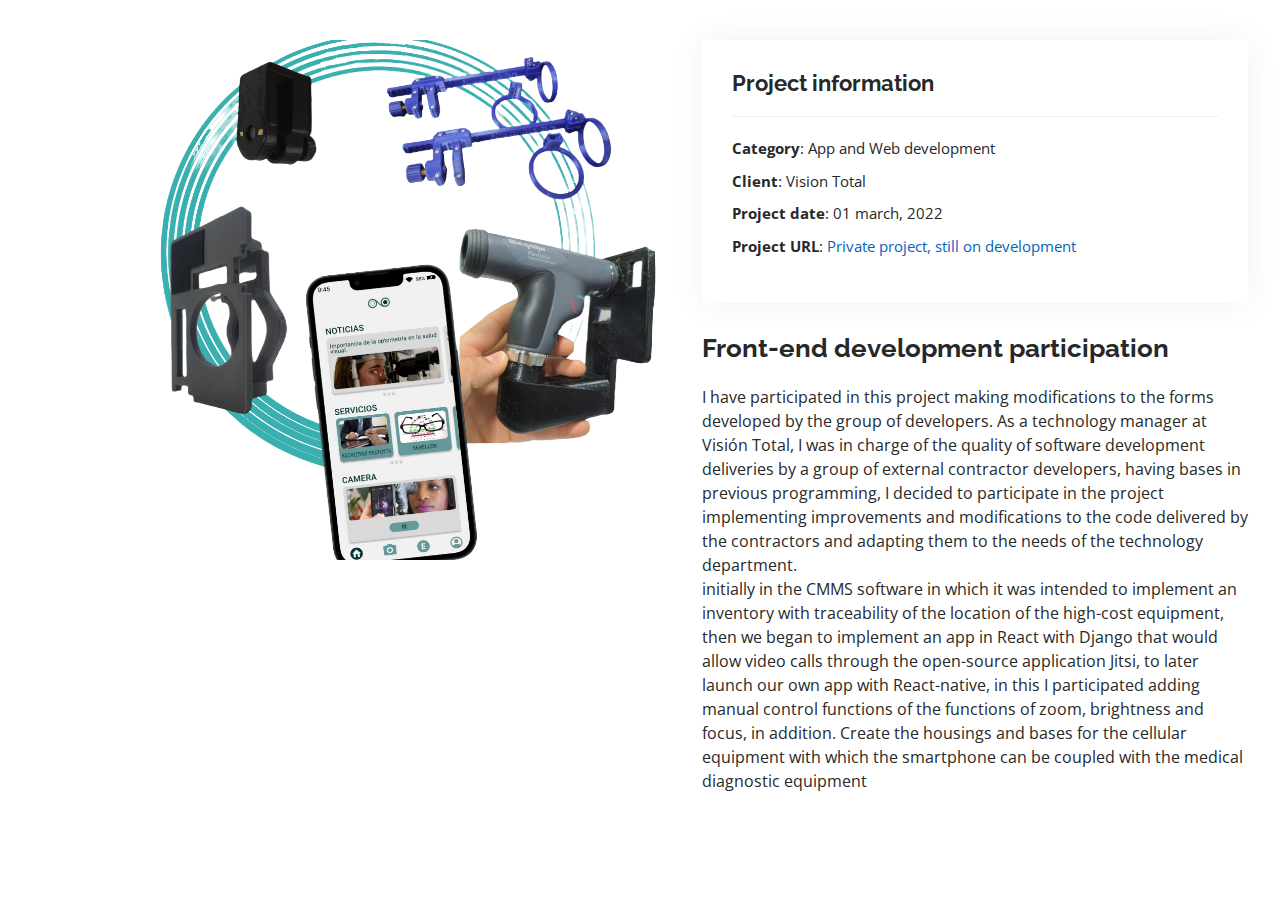
<file: Visiontotal.html>
<!DOCTYPE html>
<html lang="en">

<head>
  <meta charset="utf-8">
  <meta content="width=device-width, initial-scale=1.0" name="viewport">

  <title>Portfolio Details - Personal Bootstrap Template</title>
  <meta content="" name="description">
  <meta content="" name="keywords">

  <!-- Favicons -->
  <link href="assets/img/favicon.png" rel="icon">
  <link href="assets/img/apple-touch-icon.png" rel="apple-touch-icon">

  <!-- Google Fonts -->
  <link href="https://fonts.googleapis.com/css?family=Open+Sans:300,300i,400,400i,600,600i,700,700i|Raleway:300,300i,400,400i,500,500i,600,600i,700,700i|Poppins:300,300i,400,400i,500,500i,600,600i,700,700i" rel="stylesheet">

  <!-- Vendor CSS Files -->
  <link href="assets/vendor/aos/aos.css" rel="stylesheet">
  <link href="assets/vendor/bootstrap/css/bootstrap.min.css" rel="stylesheet">
  <link href="assets/vendor/bootstrap-icons/bootstrap-icons.css" rel="stylesheet">
  <link href="assets/vendor/boxicons/css/boxicons.min.css" rel="stylesheet">
  <link href="assets/vendor/glightbox/css/glightbox.min.css" rel="stylesheet">
  <link href="assets/vendor/swiper/swiper-bundle.min.css" rel="stylesheet">

  <!-- Template Main CSS File -->
  <link href="assets/css/style.css" rel="stylesheet">

  <!-- =======================================================
  * Template Name: MyResume
  * Updated: Jul 27 2023 with Bootstrap v5.3.1
  * Template URL: https://bootstrapmade.com/free-html-bootstrap-template-my-resume/
  * Author: BootstrapMade.com
  * License: https://bootstrapmade.com/license/
  ======================================================== -->
</head>

<body>

  <main id="main">

    <!-- ======= Portfolio Details Section ======= -->
    <section id="portfolio-details" class="portfolio-details">
      <div class="container">
        
        <div class="row gy-4">

          <div class="col-lg-6">
            <div class="portfolio-details-slider swiper">
              <div class="swiper-wrapper align-items-center swiper-limited-height">

                <div class="swiper-slide">
                  <img src="assets/img/portfolio/optoappGL.png" alt="">
                </div>
                
                <div class="swiper-slide">
                  <!-- add a video here and empty "" url -->
                  <video width="100%" height=500px poster="assets/img/portfolio/HomeAppGL.png" controls preload="none"
                    src="https://firebasestorage.googleapis.com/v0/b/optoappgl.appspot.com/o/videos%2F1687308572525916.mp4?alt=media&token=c9b53419-91e3-4ced-a23d-3c4b0b59a806"></video>
                </div>
                

                <!-- <div class="swiper-slide">
                  <img src="" alt="">
                </div> -->

              </div>
              <div class="swiper-pagination"></div>
            </div>
          </div>

          <div class="col-lg-6">
            <div class="portfolio-info">
              <h3>Project information</h3>
              <ul>
                <li><strong>Category</strong>: App and Web development</li>
                <li><strong>Client</strong>: Vision Total</li>
                <li><strong>Project date</strong>: 01 march, 2022</li>
                <li><strong>Project URL</strong>: <a href="">Private project, still on development</a></li>
              </ul>
            </div>
            <div class="portfolio-description">
              <h2>Front-end development participation
              </h2>
              <p>
                I have participated in this project making modifications to the forms developed by the group of developers. As a
                technology manager at Visión Total, I was in charge of the quality of software development deliveries by a group of
                external contractor developers, having bases in previous programming, I decided to participate in the project
                implementing improvements and modifications to the code delivered by the contractors and adapting them to the needs of
                the technology department. <br/> initially in the CMMS software in which it was intended to implement an inventory with
                traceability of the location of the high-cost equipment, then we began to implement an app in React with Django that
                would allow video calls through the open-source application Jitsi, to later launch our own app with React-native, in
                this I participated adding manual control functions of the functions of zoom, brightness and focus, in addition. Create
                the housings and bases for the cellular equipment with which the smartphone can be coupled with the medical diagnostic
                equipment
              </p>
            </div>
          </div>

        </div>

      </div>
    </section><!-- End Portfolio Details Section -->

  </main><!-- End #main -->

  <div id="preloader"></div>
  <a href="#" class="back-to-top d-flex align-items-center justify-content-center"><i class="bi bi-arrow-up-short"></i></a>

  <!-- Vendor JS Files -->
  <script src="assets/vendor/purecounter/purecounter_vanilla.js"></script>
  <script src="assets/vendor/aos/aos.js"></script>
  <script src="assets/vendor/bootstrap/js/bootstrap.bundle.min.js"></script>
  <script src="assets/vendor/glightbox/js/glightbox.min.js"></script>
  <script src="assets/vendor/isotope-layout/isotope.pkgd.min.js"></script>
  <script src="assets/vendor/swiper/swiper-bundle.min.js"></script>
  <script src="assets/vendor/typed.js/typed.umd.js"></script>
  <script src="assets/vendor/waypoints/noframework.waypoints.js"></script>
  <script src="assets/vendor/php-email-form/validate.js"></script>

  <!-- Template Main JS File -->
  <script src="assets/js/main.js"></script>

</body>

</html>
</file>
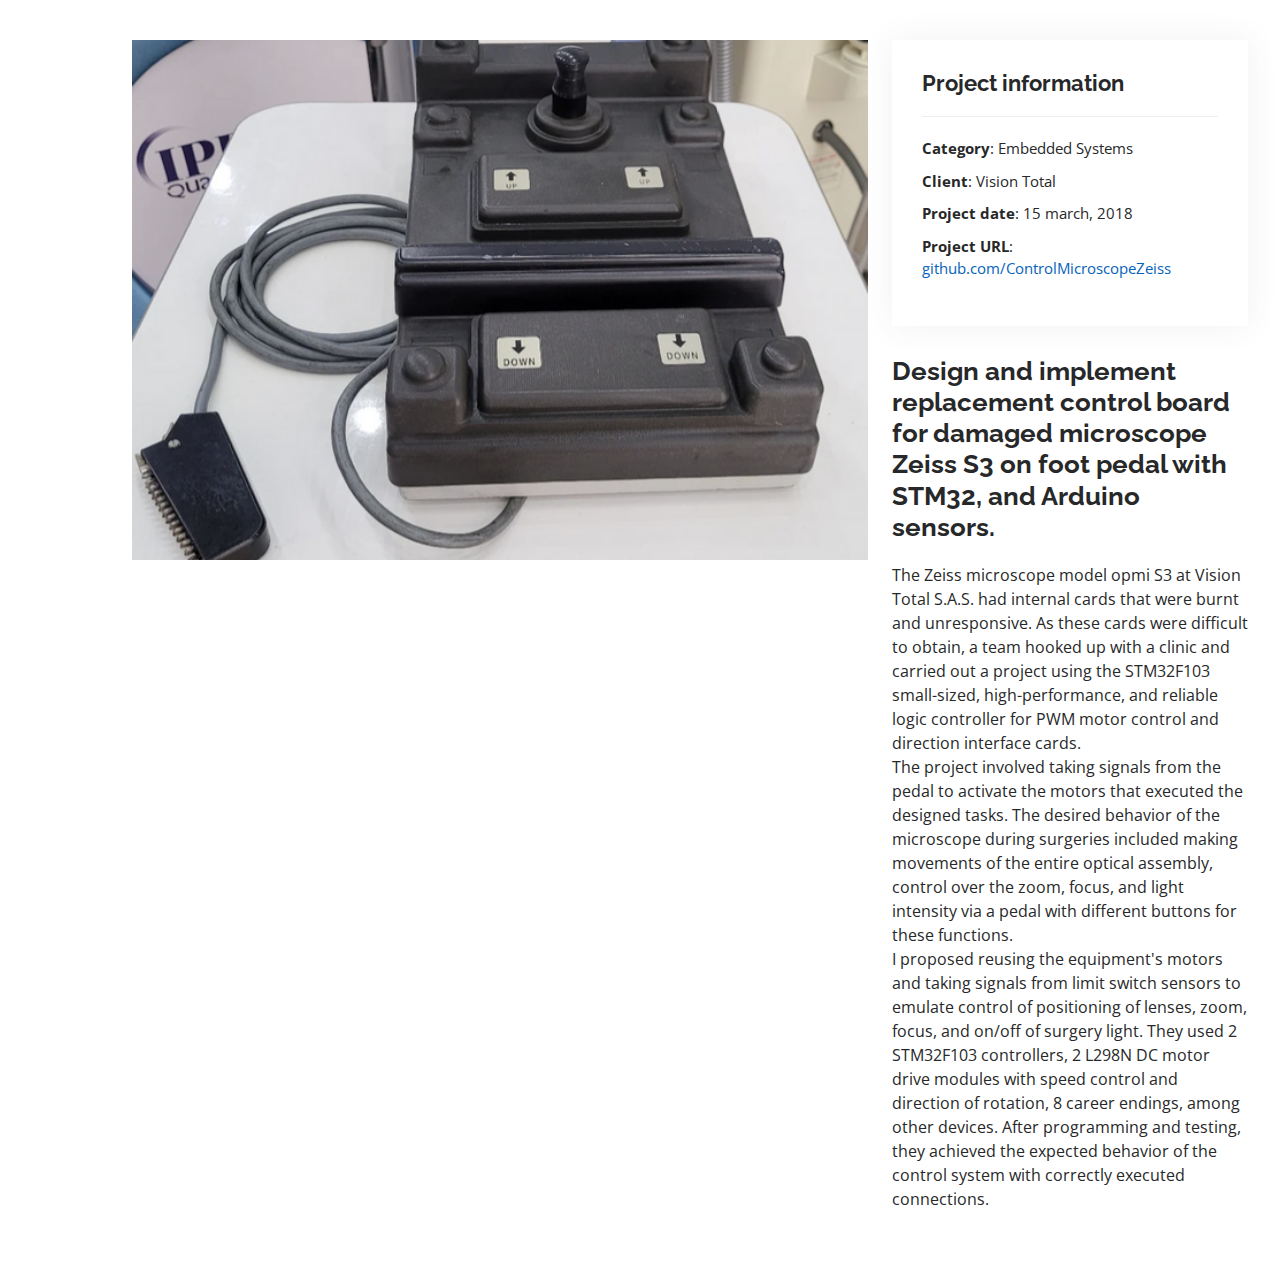
<file: XYmicroscope.html>
<!DOCTYPE html>
<html lang="en">

<head>
  <meta charset="utf-8">
  <meta content="width=device-width, initial-scale=1.0" name="viewport">

  <title>Portfolio Details</title>
  <meta content="" name="description">
  <meta content="" name="keywords">

  <!-- Favicons -->
  <link href="assets/img/favicon.png" rel="icon">
  <link href="assets/img/apple-touch-icon.png" rel="apple-touch-icon">

  <!-- Google Fonts -->
  <link href="https://fonts.googleapis.com/css?family=Open+Sans:300,300i,400,400i,600,600i,700,700i|Raleway:300,300i,400,400i,500,500i,600,600i,700,700i|Poppins:300,300i,400,400i,500,500i,600,600i,700,700i" rel="stylesheet">

  <!-- Vendor CSS Files -->
  <link href="assets/vendor/aos/aos.css" rel="stylesheet">
  <link href="assets/vendor/bootstrap/css/bootstrap.min.css" rel="stylesheet">
  <link href="assets/vendor/bootstrap-icons/bootstrap-icons.css" rel="stylesheet">
  <link href="assets/vendor/boxicons/css/boxicons.min.css" rel="stylesheet">
  <link href="assets/vendor/glightbox/css/glightbox.min.css" rel="stylesheet">
  <link href="assets/vendor/swiper/swiper-bundle.min.css" rel="stylesheet">

  <!-- Template Main CSS File -->
  <link href="assets/css/style.css" rel="stylesheet">

</head>

<body>

  <main id="main">

    <!-- ======= Portfolio Details Section ======= -->
    <section id="portfolio-details" class="portfolio-details">
      <div class="container">

        <div class="row gy-4">

          <div class="col-lg-8">
            <div class="portfolio-details-slider swiper">
              <div class="swiper-wrapper align-items-center swiper-limited-height">

                <div class="swiper-slide">
                  <img src="assets/img/portfolio/footPedal.png" alt="">
                </div>

                <div class="swiper-slide">
                  <img src="assets/img/portfolio/LensesZeiss.jpeg" alt="">
                </div>
                <div class="swiper-slide">
                  <img src="assets/img/portfolio/DCdriver.jpeg" alt="">
                </div>
                <div class="swiper-slide">
                  <img src="assets/img/portfolio/controlBoards.jpeg" alt="">
                </div>

              </div>
              <div class="swiper-pagination"></div>
            </div>
          </div>

          <div class="col-lg-4">
            <div class="portfolio-info">
              <h3>Project information</h3>
              <ul>
                <li><strong>Category</strong>: Embedded Systems</li>
                <li><strong>Client</strong>: Vision Total</li>
                <li><strong>Project date</strong>: 15 march, 2018</li>
                <li><strong>Project URL</strong>: <a href="https://github.com/gabolondon/ControlMicroscopeZeiss" rel="external" target="_blank">github.com/ControlMicroscopeZeiss</a></li>
              </ul>
            </div>
            <div class="portfolio-description">
              <h2>Design and implement replacement control board for damaged microscope Zeiss S3 on foot pedal with STM32, and Arduino
              sensors.
              </h2>
              <p>
                The Zeiss microscope model opmi S3 at Vision Total S.A.S. had internal cards that were burnt and unresponsive. As these
                cards were difficult to obtain, a team hooked up with a clinic and carried out a project using the STM32F103
                small-sized, high-performance, and reliable logic controller for PWM motor control and direction interface cards.<br/>
                The project involved taking signals from the pedal to activate the motors that executed the designed tasks. The desired
                behavior of the microscope during surgeries included making movements of the entire optical assembly, control over the
                zoom, focus, and light intensity via a pedal with different buttons for these functions. <br />
                I proposed reusing the equipment's motors and taking signals from limit switch sensors to emulate control of positioning of lenses, zoom,
                focus, and on/off of surgery light. They used 2 STM32F103 controllers, 2 L298N DC motor drive modules with speed control
                and direction of rotation, 8 career endings, among other devices. After programming and testing, they achieved the
                expected behavior of the control system with correctly executed connections.
              </p>
            </div>
          </div>

        </div>

      </div>
    </section><!-- End Portfolio Details Section -->

  </main><!-- End #main -->

  <div id="preloader"></div>
  <a href="#" class="back-to-top d-flex align-items-center justify-content-center"><i class="bi bi-arrow-up-short"></i></a>

  <!-- Vendor JS Files -->
  <script src="assets/vendor/purecounter/purecounter_vanilla.js"></script>
  <script src="assets/vendor/aos/aos.js"></script>
  <script src="assets/vendor/bootstrap/js/bootstrap.bundle.min.js"></script>
  <script src="assets/vendor/glightbox/js/glightbox.min.js"></script>
  <script src="assets/vendor/isotope-layout/isotope.pkgd.min.js"></script>
  <script src="assets/vendor/swiper/swiper-bundle.min.js"></script>
  <script src="assets/vendor/typed.js/typed.umd.js"></script>
  <script src="assets/vendor/waypoints/noframework.waypoints.js"></script>
  <script src="assets/vendor/php-email-form/validate.js"></script>

  <!-- Template Main JS File -->
  <script src="assets/js/main.js"></script>

</body>

</html>
</file>
<file: assets/css/style.css>
/**
* Template Name: MyResume
* Updated: Jul 27 2023 with Bootstrap v5.3.1
* Template URL: https://bootstrapmade.com/free-html-bootstrap-template-my-resume/
* Author: BootstrapMade.com
* License: https://bootstrapmade.com/license/
*/

/*--------------------------------------------------------------
# General
--------------------------------------------------------------*/
body {
  font-family: "Open Sans", sans-serif;
  color: #272829;
}

a {
  color: #0563bb;
  text-decoration: none;
}

a:hover {
  color: #067ded;
  text-decoration: none;
}

h1,
h2,
h3,
h4,
h5,
h6 {
  font-family: "Raleway", sans-serif;
}

/*--------------------------------------------------------------
# Back to top button
--------------------------------------------------------------*/
.back-to-top {
  position: fixed;
  visibility: hidden;
  opacity: 0;
  right: 15px;
  bottom: 15px;
  z-index: 996;
  background: #0563bb;
  width: 40px;
  height: 40px;
  border-radius: 50px;
  transition: all 0.4s;
}

.back-to-top i {
  font-size: 28px;
  color: #fff;
  line-height: 0;
}

.back-to-top:hover {
  background: #0678e3;
  color: #fff;
}

.back-to-top.active {
  visibility: visible;
  opacity: 1;
}

/*--------------------------------------------------------------
# Preloader
--------------------------------------------------------------*/
#preloader {
  position: fixed;
  top: 0;
  left: 0;
  right: 0;
  bottom: 0;
  z-index: 9999;
  overflow: hidden;
  background: #fff;
}

#preloader:before {
  content: "";
  position: fixed;
  top: calc(50% - 30px);
  left: calc(50% - 30px);
  border: 6px solid #0563bb;
  border-top-color: #fff;
  border-bottom-color: #fff;
  border-radius: 50%;
  width: 60px;
  height: 60px;
  animation: animate-preloader 1s linear infinite;
}

@keyframes animate-preloader {
  0% {
    transform: rotate(0deg);
  }

  100% {
    transform: rotate(360deg);
  }
}

/*--------------------------------------------------------------
# Disable aos animation delay on mobile devices
--------------------------------------------------------------*/
@media screen and (max-width: 768px) {
  [data-aos-delay] {
    transition-delay: 0 !important;
  }
}

/*--------------------------------------------------------------
# Header
--------------------------------------------------------------*/
#header {
  position: fixed;
  top: 0;
  left: 0;
  bottom: 0;
  z-index: 9997;
  transition: all 0.5s;
  padding: 15px;
  overflow-y: auto;
}

@media (max-width: 991px) {
  #header {
    width: 300px;
    background: #fff;
    border-right: 1px solid #e6e9ec;
    left: -300px;
  }
}

@media (min-width: 991px) {
  #main {
    margin-left: 100px;
  }
}

/*--------------------------------------------------------------
# Navigation Menu
--------------------------------------------------------------*/
/**
* Desktop Navigation 
*/
.nav-menu {
  padding: 0;
  display: block;
}

.nav-menu * {
  margin: 0;
  padding: 0;
  list-style: none;
}

.nav-menu>ul>li {
  position: relative;
  white-space: nowrap;
}

.nav-menu a,
.nav-menu a:focus {
  display: flex;
  align-items: center;
  color: #45505b;
  padding: 10px 18px;
  margin-bottom: 8px;
  transition: 0.3s;
  font-size: 15px;
  border-radius: 50px;
  background: #f2f3f5;
  height: 56px;
  width: 100%;
  overflow: hidden;
  transition: 0.3s;
}

.nav-menu a i,
.nav-menu a:focus i {
  font-size: 20px;
}

.nav-menu a span,
.nav-menu a:focus span {
  padding: 0 5px 0 7px;
  color: #45505b;
}

@media (min-width: 992px) {

  .nav-menu a,
  .nav-menu a:focus {
    width: 56px;
  }

  .nav-menu a span,
  .nav-menu a:focus span {
    display: none;
    color: #fff;
  }
}

.nav-menu a:hover,
.nav-menu .active,
.nav-menu .active:focus,
.nav-menu li:hover>a {
  color: #fff;
  background: #0563bb;
}

.nav-menu a:hover span,
.nav-menu .active span,
.nav-menu .active:focus span,
.nav-menu li:hover>a span {
  color: #fff;
}

.nav-menu a:hover,
.nav-menu li:hover>a {
  width: 100%;
  color: #fff;
}

.nav-menu a:hover span,
.nav-menu li:hover>a span {
  display: block;
}

/**
* Mobile Navigation 
*/
.mobile-nav-toggle {
  position: fixed;
  right: 10px;
  top: 10px;
  z-index: 9998;
  border: 0;
  background: none;
  font-size: 28px;
  transition: all 0.4s;
  outline: none !important;
  line-height: 0;
  cursor: pointer;
  border-radius: 50px;
  padding: 5px;
}

.mobile-nav-toggle i {
  color: #45505b;
}

.mobile-nav-active {
  overflow: hidden;
}

.mobile-nav-active #header {
  left: 0;
}

.mobile-nav-active .mobile-nav-toggle {
  color: #fff;
  background-color: #0563bb;
}

/*--------------------------------------------------------------
# Hero Section
--------------------------------------------------------------*/
#hero {
  width: 100%;
  height: 100vh;
  background: url("../img/backimg.jpg") top right no-repeat;
  background-size: cover;
  position: relative;
}

@media (min-width: 992px) {
  #hero {
    padding-left: 160px;
  }
}

#hero:before {
  content: "";
  background: rgba(255, 255, 255, 0.8);
  position: absolute;
  bottom: 0;
  top: 0;
  left: 0;
  right: 0;
}

#hero h1 {
  margin: 0;
  font-size: 64px;
  font-weight: 700;
  line-height: 56px;
  color: #45505b;
}

#hero p {
  color: #45505b;
  margin: 15px 0 0 0;
  font-size: 26px;
  font-family: "Poppins", sans-serif;
}

#hero p span {
  color: #0563bb;
  letter-spacing: 1px;
}

#hero .social-links {
  margin-top: 30px;
}

#hero .social-links a {
  font-size: 24px;
  display: inline-block;
  color: #45505b;
  line-height: 1;
  margin-right: 20px;
  transition: 0.3s;
}

#hero .social-links a:hover {
  color: #0563bb;
}

@media (max-width: 992px) {
  #hero {
    text-align: center;
  }

  #hero h1 {
    font-size: 32px;
    line-height: 36px;
  }

  #hero p {
    margin-top: 10px;
    font-size: 20px;
    line-height: 24px;
  }
}

/*--------------------------------------------------------------
# Sections General
--------------------------------------------------------------*/
section {
  padding: 60px 0;
  overflow: hidden;
}

.section-title {
  text-align: left;
  padding-bottom: 30px;
}

.section-title h2 {
  font-size: 32px;
  font-weight: bold;
  text-transform: uppercase;
  margin-bottom: 20px;
  padding-bottom: 20px;
  position: relative;
  color: #45505b;
}

.section-title h2::before {
  content: "";
  position: absolute;
  display: block;
  width: 120px;
  height: 1px;
  background: #ddd;
  bottom: 1px;
  left: calc(50% - 60px);
}

.section-title h2::after {
  content: "";
  position: absolute;
  display: block;
  width: 40px;
  height: 3px;
  background: #0563bb;
  bottom: 0;
  left: calc(50% - 20px);
}

.section-title p {
  margin-bottom: 0;
}

/*--------------------------------------------------------------
# About
--------------------------------------------------------------*/
.about .content h3 {
  font-weight: 700;
  font-size: 26px;
  color: #728394;
}

.about .content ul {
  list-style: none;
  padding: 0;
}

.about .content ul li {
  margin-bottom: 20px;
  display: flex;
  align-items: center;
}

.about .content ul strong {
  margin-right: 10px;
}

.about .content ul i {
  font-size: 16px;
  margin-right: 5px;
  color: #0563bb;
  line-height: 0;
}

.about .content p:last-child {
  margin-bottom: 0;
}

/*--------------------------------------------------------------
# Facts
--------------------------------------------------------------*/
.facts .count-box {
  padding: 30px 30px 25px 30px;
  margin-top: 30px;
  width: 100%;
  position: relative;
  text-align: center;
  background: #fff;
}

.facts .count-box i {
  position: absolute;
  top: -25px;
  left: 50%;
  transform: translateX(-50%);
  font-size: 24px;
  background: #0563bb;
  color: #fff;
  border-radius: 50px;
  display: inline-flex;
  align-items: center;
  justify-content: center;
  width: 48px;
  height: 48px;
}

.facts .count-box span {
  font-size: 36px;
  display: block;
  font-weight: 600;
  color: #011426;
}

.facts .count-box p {
  padding: 0;
  margin: 0;
  font-family: "Raleway", sans-serif;
  font-size: 14px;
}

/*--------------------------------------------------------------
# Akills
--------------------------------------------------------------*/
.skills .progress {
  height: 60px;
  display: block;
  background: none;
  border-radius: 0;
}

.skills .progress .skill {
  padding: 10px 0;
  margin: 0;
  text-transform: uppercase;
  display: block;
  font-weight: 600;
  font-family: "Poppins", sans-serif;
  color: #45505b;
}

.skills .progress .skill .val {
  float: right;
  font-style: normal;
}

.skills .progress-bar-wrap {
  background: #f2f3f5;
}

.skills .progress-bar {
  width: 1px;
  height: 10px;
  transition: 0.9s;
  background-color: #0563bb;
}

.skill-container {
  align-items: center;
  justify-content: center;
  margin-top: 9px;

  /* padding: 20px; */
}
.skill-box {
  display: flex;
  justify-content: center;

  align-items: center;
  background-color: #0563bb;
  width: 160px;
  height: 60px;
  border-radius: 65px;
  padding-top: 7px;
}
.skill-box p{
  color: #fff;
  font-size: 20px;
  font-weight: 600;
  /* align-self: center; */
}

/*--------------------------------------------------------------
# Resume
--------------------------------------------------------------*/
.resume .resume-title {
  font-size: 26px;
  font-weight: 700;
  margin-top: 20px;
  margin-bottom: 20px;
  color: #45505b;
}

.resume .resume-item {
  padding: 0 0 20px 20px;
  margin-top: -2px;
  border-left: 2px solid #0563bb;
  position: relative;
}

.resume .resume-item h4 {
  line-height: 18px;
  font-size: 18px;
  font-weight: 600;
  text-transform: uppercase;
  font-family: "Poppins", sans-serif;
  color: #0563bb;
  margin-bottom: 10px;
}

.resume .resume-item h5 {
  font-size: 16px;
  background: #f7f8f9;
  padding: 5px 15px;
  display: inline-block;
  font-weight: 600;
  margin-bottom: 10px;
}

.resume .resume-item ul {
  padding-left: 20px;
}

.resume .resume-item ul li {
  padding-bottom: 10px;
}

.resume .resume-item:last-child {
  padding-bottom: 0;
}

.resume .resume-item::before {
  content: "";
  position: absolute;
  width: 16px;
  height: 16px;
  border-radius: 50px;
  left: -9px;
  top: 0;
  background: #fff;
  border: 2px solid #0563bb;
}

/*--------------------------------------------------------------
# Portfolio
--------------------------------------------------------------*/
.portfolio .portfolio-item {
  margin-bottom: 30px;
}

.portfolio #portfolio-flters {
  padding: 0;
  margin: 0 auto 25px auto;
  list-style: none;
  text-align: center;
  background: #fff;
  border-radius: 50px;
  padding: 2px 15px;
}

.portfolio #portfolio-flters li {
  cursor: pointer;
  display: inline-block;
  padding: 10px 15px;
  font-size: 14px;
  font-weight: 600;
  line-height: 1;
  text-transform: uppercase;
  color: #272829;
  margin-bottom: 5px;
  transition: all 0.3s ease-in-out;
}

.portfolio #portfolio-flters li:hover,
.portfolio #portfolio-flters li.filter-active {
  color: #0563bb;
}

.portfolio #portfolio-flters li:last-child {
  margin-right: 0;
}

.portfolio .portfolio-wrap {
  transition: 0.3s;
  height: 200px;
  position: relative;
  overflow: hidden;
  justify-content: baseline;
  z-index: 1;
  background: rgba(69, 80, 91, 0.8);
}

.portfolio .portfolio-wrap::before {
  content: "";
  background: rgba(255, 255, 255, 0.7);
  position: absolute;
  left: 30px;
  right: 30px;
  top: 30px;
  bottom: 30px;
  transition: all ease-in-out 0.3s;
  z-index: 2;
  opacity: 0;
}

.portfolio .portfolio-wrap .portfolio-info {
  opacity: 0;
  position: absolute;
  top: 0;
  left: 0;
  right: 0;
  bottom: 0;
  text-align: center;
  z-index: 3;
  transition: all ease-in-out 0.3s;
  display: flex;
  padding-left: 10px;
  padding-right: 10px;
  flex-direction: column;
  justify-content: center;
  align-items: center;
}

.portfolio .portfolio-wrap .portfolio-info::before {
  display: block;
  content: "";
  width: 48px;
  height: 48px;
  position: absolute;
  top: 35px;
  left: 35px;
  border-top: 3px solid #d7dce1;
  border-left: 3px solid #d7dce1;
  transition: all 0.5s ease 0s;
  z-index: 9994;
}

.portfolio .portfolio-wrap .portfolio-info::after {
  display: block;
  content: "";
  width: 48px;
  height: 48px;
  position: absolute;
  bottom: 35px;
  right: 35px;
  border-bottom: 3px solid #d7dce1;
  border-right: 3px solid #d7dce1;
  transition: all 0.5s ease 0s;
  z-index: 9994;
}

.portfolio .portfolio-wrap .portfolio-info h4 {
  font-size: 20px;
  color: #45505b;
  font-weight: 600;
}

.portfolio .portfolio-wrap .portfolio-info p {
  color: #303045;
  font-size: 16px;
  /* text-transform: uppercase; */
  padding: 0;
  margin: 0;
}

.portfolio .portfolio-wrap .portfolio-links {
  text-align: center;
  z-index: 4;
}

.portfolio .portfolio-wrap .portfolio-links a {
  color: #45505b;
  margin: 0 2px;
  font-size: 28px;
  display: inline-block;
  transition: 0.3s;
}

.portfolio .portfolio-wrap .portfolio-links a:hover {
  color: #148af9;
}

.portfolio .portfolio-wrap:hover::before {
  top: 0;
  left: 0;
  right: 0;
  bottom: 0;
  opacity: 1;
}

.portfolio .portfolio-wrap:hover .portfolio-info {
  opacity: 1;
}

.portfolio .portfolio-wrap:hover .portfolio-info::before {
  top: 15px;
  left: 15px;
}

.portfolio .portfolio-wrap:hover .portfolio-info::after {
  bottom: 15px;
  right: 15px;
}

/*--------------------------------------------------------------
# Portfolio Details
--------------------------------------------------------------*/
.portfolio-details {
  padding-top: 40px;
}

.portfolio-details .portfolio-details-slider img {
  width: 100%;
}
.portfolio-details .portfolio-details-slider {
  max-height: 520px;
}

.portfolio-details .portfolio-details-slider .swiper-pagination {
  margin-top: 20px;
  position: relative;
}
.swiper-limited-height{
  max-height: 520px;
}

.portfolio-details .portfolio-details-slider .swiper-pagination .swiper-pagination-bullet {
  width: 12px;
  height: 12px;
  background-color: #fff;
  opacity: 1;
  border: 1px solid #0563bb;
}

.portfolio-details .portfolio-details-slider .swiper-pagination .swiper-pagination-bullet-active {
  background-color: #0563bb;
}

.portfolio-details .portfolio-info {
  padding: 30px;
  box-shadow: 0px 0 30px rgba(69, 80, 91, 0.08);
}

.portfolio-details .portfolio-info h3 {
  font-size: 22px;
  font-weight: 700;
  margin-bottom: 20px;
  padding-bottom: 20px;
  border-bottom: 1px solid #eee;
}

.portfolio-details .portfolio-info ul {
  list-style: none;
  padding: 0;
  font-size: 15px;
}

.portfolio-details .portfolio-info ul li+li {
  margin-top: 10px;
}

.portfolio-details .portfolio-description {
  padding-top: 30px;
}

.portfolio-details .portfolio-description h2 {
  font-size: 26px;
  font-weight: 700;
  margin-bottom: 20px;
}

.portfolio-details .portfolio-description p {
  padding: 0;
}

/*--------------------------------------------------------------
# Services
--------------------------------------------------------------*/
.services .icon-box {
  text-align: center;
  padding: 70px 20px 80px 20px;
  transition: all ease-in-out 0.3s;
  background: #fff;
  box-shadow: 0px 5px 90px 0px rgba(110, 123, 131, 0.05);
}

.services .icon-box .icon {
  margin: 0 auto;
  width: 100px;
  height: 100px;
  display: flex;
  align-items: center;
  justify-content: center;
  transition: ease-in-out 0.3s;
  position: relative;
}

.services .icon-box .icon i {
  font-size: 36px;
  transition: 0.5s;
  position: relative;
}

.services .icon-box .icon svg {
  position: absolute;
  top: 0;
  left: 0;
}

.services .icon-box .icon svg path {
  transition: 0.5s;
  fill: #f5f5f5;
}

.services .icon-box h4 {
  font-weight: 600;
  margin: 10px 0 15px 0;
  font-size: 22px;
}

.services .icon-box h4 a {
  color: #45505b;
  transition: ease-in-out 0.3s;
}

.services .icon-box p {
  line-height: 24px;
  font-size: 14px;
  margin-bottom: 0;
}

.services .icon-box:hover {
  border-color: #fff;
  box-shadow: 0px 0 35px 0 rgba(0, 0, 0, 0.08);
}

.services .iconbox-blue i {
  color: #47aeff;
}

.services .iconbox-blue:hover .icon i {
  color: #fff;
}

.services .iconbox-blue:hover .icon path {
  fill: #47aeff;
}

.services .iconbox-orange i {
  color: #ffa76e;
}

.services .iconbox-orange:hover .icon i {
  color: #fff;
}

.services .iconbox-orange:hover .icon path {
  fill: #ffa76e;
}

.services .iconbox-pink i {
  color: #e80368;
}

.services .iconbox-pink:hover .icon i {
  color: #fff;
}

.services .iconbox-pink:hover .icon path {
  fill: #e80368;
}

.services .iconbox-yellow i {
  color: #ffbb2c;
}

.services .iconbox-yellow:hover .icon i {
  color: #fff;
}

.services .iconbox-yellow:hover .icon path {
  fill: #ffbb2c;
}

.services .iconbox-red i {
  color: #ff5828;
}

.services .iconbox-red:hover .icon i {
  color: #fff;
}

.services .iconbox-red:hover .icon path {
  fill: #ff5828;
}

.services .iconbox-teal i {
  color: #11dbcf;
}

.services .iconbox-teal:hover .icon i {
  color: #fff;
}

.services .iconbox-teal:hover .icon path {
  fill: #11dbcf;
}

/*--------------------------------------------------------------
# Testimonials
--------------------------------------------------------------*/
.testimonials .section-header {
  margin-bottom: 40px;
}

.testimonials .testimonials-carousel,
.testimonials .testimonials-slider {
  overflow: hidden;
}

.testimonials .testimonial-item {
  text-align: center;
}

.testimonials .testimonial-item .testimonial-img {
  width: 120px;
  border-radius: 50%;
  border: 4px solid #fff;
  margin: 0 auto;
}

.testimonials .testimonial-item h3 {
  font-size: 20px;
  font-weight: bold;
  margin: 10px 0 5px 0;
  color: #111;
}

.testimonials .testimonial-item h4 {
  font-size: 14px;
  color: #999;
  margin: 0 0 15px 0;
}

.testimonials .testimonial-item .quote-icon-left,
.testimonials .testimonial-item .quote-icon-right {
  color: #90c8fc;
  font-size: 26px;
}

.testimonials .testimonial-item .quote-icon-left {
  display: inline-block;
  left: -5px;
  position: relative;
}

.testimonials .testimonial-item .quote-icon-right {
  display: inline-block;
  right: -5px;
  position: relative;
  top: 10px;
}

.testimonials .testimonial-item p {
  font-style: italic;
  margin: 0 auto 15px auto;
}

.testimonials .swiper-pagination {
  margin-top: 20px;
  position: relative;
}

.testimonials .swiper-pagination .swiper-pagination-bullet {
  width: 12px;
  height: 12px;
  background-color: #fff;
  opacity: 1;
  border: 1px solid #0563bb;
}

.testimonials .swiper-pagination .swiper-pagination-bullet-active {
  background-color: #0563bb;
}

@media (min-width: 992px) {
  .testimonials .testimonial-item p {
    width: 80%;
  }
}

/*--------------------------------------------------------------
# Contact
--------------------------------------------------------------*/
.contact .info {
  width: 100%;
  background: #fff;
}

.contact .info i {
  font-size: 20px;
  color: #0563bb;
  float: left;
  width: 44px;
  height: 44px;
  background: #eef7ff;
  display: flex;
  justify-content: center;
  align-items: center;
  border-radius: 50px;
  transition: all 0.3s ease-in-out;
}

.contact .info h4 {
  padding: 0 0 0 60px;
  font-size: 22px;
  font-weight: 600;
  margin-bottom: 5px;
  color: #45505b;
}

.contact .info p {
  padding: 0 0 0 60px;
  margin-bottom: 0;
  font-size: 14px;
  color: #728394;
}

.contact .info .email,
.contact .info .phone, 
.contact .info .address {
  margin-top: 40px;
}

.contact .info .email:hover i,
.contact .info .address:hover i,
.contact .info .phone:hover i {
  background: #0563bb;
  color: #fff;
}

.contact .php-email-form {
  width: 100%;
  background: #fff;
}

.contact .php-email-form .form-group {
  padding-bottom: 8px;
}

.contact .php-email-form .error-message {
  display: none;
  color: #fff;
  background: #ed3c0d;
  text-align: left;
  padding: 15px;
  font-weight: 600;
}

.contact .php-email-form .error-message br+br {
  margin-top: 25px;
}

.contact .php-email-form .sent-message {
  display: none;
  color: #fff;
  background: #18d26e;
  text-align: center;
  padding: 15px;
  font-weight: 600;
}

.contact .php-email-form .loading {
  display: none;
  background: #fff;
  text-align: center;
  padding: 15px;
}

.contact .php-email-form .loading:before {
  content: "";
  display: inline-block;
  border-radius: 50%;
  width: 24px;
  height: 24px;
  margin: 0 10px -6px 0;
  border: 3px solid #18d26e;
  border-top-color: #eee;
  animation: animate-loading 1s linear infinite;
}

.contact .php-email-form input,
.contact .php-email-form textarea {
  border-radius: 4px;
  box-shadow: none;
  font-size: 14px;
}

.contact .php-email-form input[type=text],
.contact .php-email-form input[type=email] {
  height: 44px;
}

.contact .php-email-form textarea {
  padding: 10px 12px;
}

.contact .php-email-form button[type=submit] {
  background: #0563bb;
  border: 0;
  padding: 10px 35px;
  color: #fff;
  transition: 0.4s;
  border-radius: 50px;
}

.contact .php-email-form button[type=submit]:hover {
  background: #0678e3;
}

@keyframes animate-loading {
  0% {
    transform: rotate(0deg);
  }

  100% {
    transform: rotate(360deg);
  }
}

/*--------------------------------------------------------------
# Footer
--------------------------------------------------------------*/
#footer {
  background: #f7f8f9;
  color: #45505b;
  font-size: 14px;
  text-align: center;
  padding: 30px 0;
}

#footer h3 {
  font-size: 36px;
  font-weight: 700;
  position: relative;
  font-family: "Poppins", sans-serif;
  padding: 0;
  margin: 0 0 15px 0;
}

#footer p {
  font-size: 15;
  font-style: italic;
  padding: 0;
  margin: 0 0 40px 0;
}

#footer .social-links {
  margin: 0 0 40px 0;
}

#footer .social-links a {
  font-size: 18px;
  display: inline-block;
  background: #0563bb;
  color: #fff;
  line-height: 1;
  padding: 8px 0;
  margin-right: 4px;
  border-radius: 50%;
  text-align: center;
  width: 36px;
  height: 36px;
  transition: 0.3s;
}

#footer .social-links a:hover {
  background: #0678e3;
  color: #fff;
  text-decoration: none;
}

#footer .copyright {
  margin: 0 0 5px 0;
}

#footer .credits {
  font-size: 13px;
}
</file>
